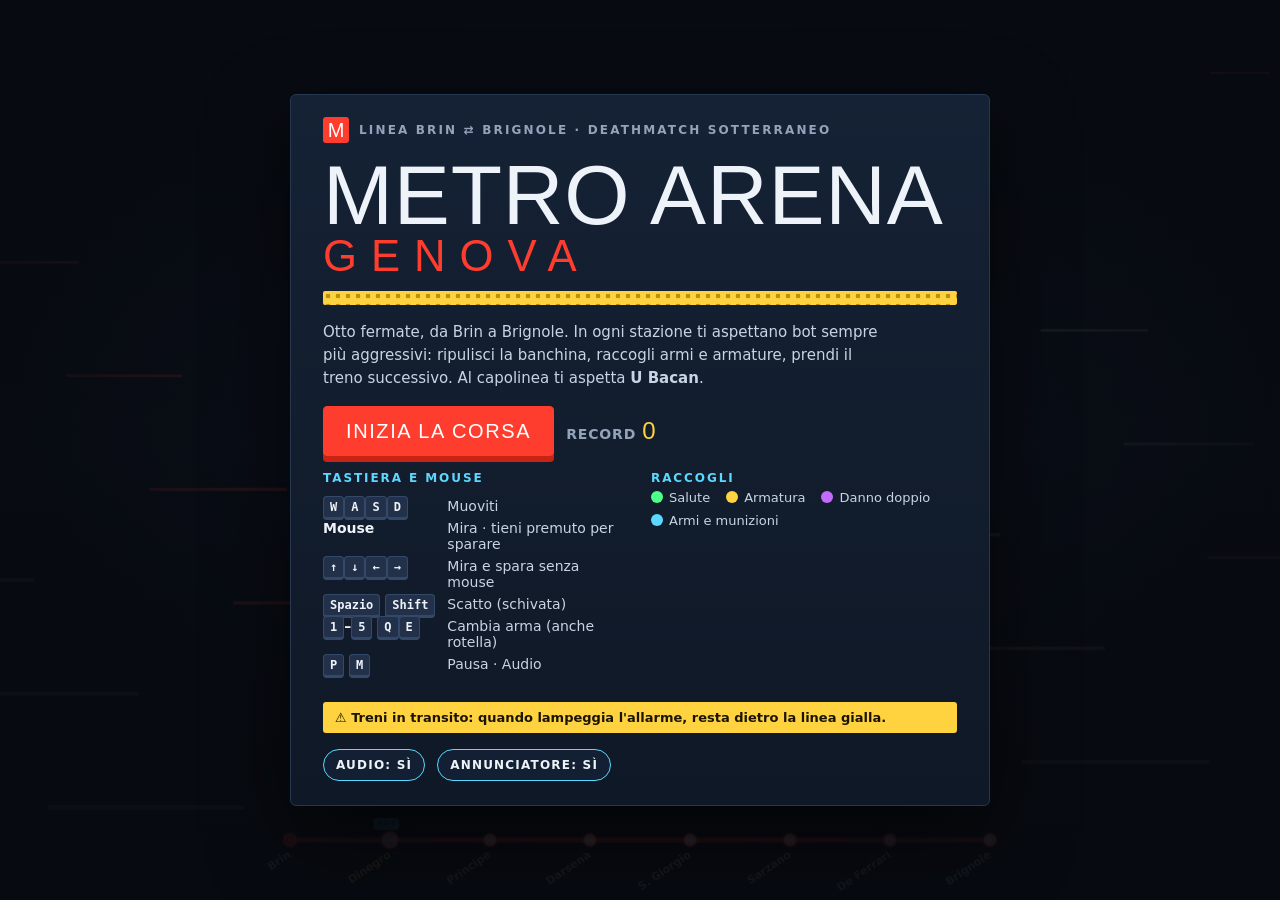
<file: giochi/metro-arena-genova.html>
<!DOCTYPE html>
<html lang="it">
<head>
<meta charset="utf-8">
<meta name="viewport" content="width=device-width, initial-scale=1, maximum-scale=1, user-scalable=no, viewport-fit=cover">
<title>Metro Arena Genova</title>
<style>
:root{
  --bg:#070a10; --plate:#0f1826; --plate2:#152235; --line:#26374f;
  --ink:#eef3fa; --dim:#93a3ba; --red:#ff3d2e; --red2:#c92316; --yellow:#ffd23f; --cyan:#5ad8ff; --violet:#bd7bff; --green:#4dff88;
  --display: Impact, Haettenschweiler, "Arial Narrow Bold", "Roboto Condensed", "sans-serif-condensed", "Arial Narrow", "Franklin Gothic Bold", sans-serif;
  --body: "Segoe UI", "Trebuchet MS", system-ui, -apple-system, Roboto, sans-serif;
  --mono: ui-monospace, "Cascadia Mono", Consolas, "Roboto Mono", monospace;
  color-scheme: dark;
}
*{box-sizing:border-box}
html,body{height:100%;margin:0;background:var(--bg);color:var(--ink);font-family:var(--body);overflow:hidden;overscroll-behavior:none;
  -webkit-user-select:none;user-select:none;-webkit-touch-callout:none;-webkit-tap-highlight-color:transparent}
[hidden]{display:none!important}
#game{position:fixed;inset:0;width:100%;height:100%;display:block;touch-action:none;cursor:crosshair;background:var(--bg)}
.screen{position:fixed;inset:0;display:flex;align-items:safe center;justify-content:center;overflow-y:auto;
  padding-block:max(16px,env(safe-area-inset-top,0px)) max(16px,env(safe-area-inset-bottom,0px));padding-inline:16px;
  background:radial-gradient(ellipse at 50% 30%,rgba(7,10,16,.35),rgba(7,10,16,.88) 70%)}
.plate{width:min(700px,100%);background:linear-gradient(180deg,var(--plate2),var(--plate));border:1px solid var(--line);
  border-radius:6px;box-shadow:0 30px 80px rgba(0,0,0,.6);padding:22px clamp(16px,4vw,32px) 24px;display:flex;flex-direction:column;gap:16px}
.plate.small{width:min(420px,100%);align-items:center;text-align:center}
.eyebrow{font:600 12px/1 var(--body);letter-spacing:.18em;text-transform:uppercase;color:var(--dim);display:flex;align-items:center;gap:10px;flex-wrap:wrap}
.mbadge{display:inline-grid;place-items:center;width:26px;height:26px;background:var(--red);color:#fff;font:400 20px/1 var(--display);border-radius:3px;letter-spacing:0}
h1.logo{margin:0;font:400 clamp(44px,11vw,84px)/.86 var(--display);letter-spacing:.01em;text-transform:uppercase;text-wrap:balance}
h1.logo span{display:block;color:var(--red);font-size:.52em;letter-spacing:.32em;margin-top:6px}
.tactile{height:14px;border-radius:2px;background:radial-gradient(circle at 50% 50%,#b8930f 2.2px,transparent 2.6px) 0 0/10px 10px,var(--yellow)}
.tag{margin:0;color:#c9d4e3;font-size:15px;line-height:1.55;max-width:60ch}
.row{display:flex;gap:12px;flex-wrap:wrap;align-items:center}
.btn{appearance:none;border:1px solid var(--line);background:#1b2a40;color:var(--ink);font:400 20px/1 var(--display);letter-spacing:.08em;
  padding:14px 22px;border-radius:4px;cursor:pointer;text-transform:uppercase;touch-action:manipulation}
.btn.primary{background:var(--red);border-color:var(--red);color:#fff;box-shadow:0 6px 0 var(--red2)}
.btn.primary:active{transform:translateY(3px);box-shadow:0 3px 0 var(--red2)}
.btn:focus-visible,.chip:focus-visible{outline:3px solid var(--yellow);outline-offset:2px}
.best{font:600 14px/1.2 var(--body);color:var(--dim);letter-spacing:.06em;text-transform:uppercase}
.best b{font:400 24px/1 var(--display);color:var(--yellow);letter-spacing:.04em;margin-left:6px;font-variant-numeric:tabular-nums}
.ctl{display:grid;grid-template-columns:repeat(auto-fit,minmax(250px,1fr));gap:10px 22px}
.ctl h3,.plate h3{margin:0 0 6px;font:600 12px/1 var(--body);letter-spacing:.16em;text-transform:uppercase;color:var(--cyan)}
.kv{display:grid;grid-template-columns:auto 1fr;gap:6px 12px;font-size:14px;color:#c9d4e3;align-items:baseline}
.kv dt{color:var(--ink);font-weight:600;white-space:nowrap}
.kv dd{margin:0}
kbd{font:600 12px/1 var(--mono);background:#223149;border:1px solid #33496a;border-bottom-width:3px;border-radius:4px;padding:3px 6px;color:var(--ink)}
.legend{display:flex;flex-wrap:wrap;gap:8px 16px;font-size:13px;color:#c9d4e3}
.legend i{display:inline-block;width:12px;height:12px;border-radius:50%;margin-right:6px;vertical-align:-1px}
.warn{font-size:13px;color:#1a1400;background:var(--yellow);padding:8px 12px;border-radius:3px;font-weight:600}
.chip{appearance:none;border:1px solid var(--line);background:#132033;color:var(--dim);font:600 12px/1 var(--body);letter-spacing:.1em;
  text-transform:uppercase;padding:9px 12px;border-radius:999px;cursor:pointer}
.chip[aria-pressed="true"]{color:var(--ink);border-color:var(--cyan)}
@media (pointer:coarse){.ctl-kb{display:none}}
@media (pointer:fine){.ctl-touch{display:none}}
h2.big{margin:0;font:400 clamp(48px,13vw,88px)/.9 var(--display);letter-spacing:.02em;color:var(--red);text-transform:uppercase}
h2.mid{margin:0;font:400 48px/1 var(--display);letter-spacing:.06em}
.final{display:flex;align-items:baseline;gap:14px;flex-wrap:wrap}
.final span{font:600 13px/1 var(--body);letter-spacing:.16em;text-transform:uppercase;color:var(--dim)}
.final b{font:400 clamp(44px,10vw,64px)/1 var(--display);color:var(--yellow);font-variant-numeric:tabular-nums;letter-spacing:.03em}
.record{align-self:flex-start;background:var(--yellow);color:#1a1400;font:400 20px/1 var(--display);letter-spacing:.1em;padding:8px 12px;border-radius:3px;animation:pulse .8s ease-in-out infinite alternate}
@keyframes pulse{from{transform:scale(1)}to{transform:scale(1.06)}}
@media (prefers-reduced-motion:reduce){.record{animation:none}}
.stats{display:grid;grid-template-columns:repeat(auto-fit,minmax(130px,1fr));gap:10px}
.stat{background:#0c1420;border:1px solid var(--line);border-radius:4px;padding:10px 12px}
.stat span{display:block;font:600 11px/1 var(--body);letter-spacing:.14em;text-transform:uppercase;color:var(--dim);margin-bottom:6px}
.stat b{font:400 22px/1.1 var(--display);letter-spacing:.03em;font-variant-numeric:tabular-nums;overflow-wrap:break-word}
ol.top{margin:0;padding:0;list-style:none;display:grid;gap:4px;counter-reset:t}
ol.top li{display:grid;grid-template-columns:28px 1fr auto;gap:10px;align-items:baseline;padding:7px 10px;border-radius:3px;background:#0c1420;font-size:13px;color:#c9d4e3;counter-increment:t}
ol.top li::before{content:counter(t);font:400 18px/1 var(--display);color:var(--dim)}
ol.top li b{font:400 20px/1 var(--display);color:var(--ink);letter-spacing:.04em;font-variant-numeric:tabular-nums}
ol.top li.me{outline:2px solid var(--yellow)}
ol.top li.me::before{color:var(--yellow)}
.hint{margin:0;font-size:13px;color:var(--dim)}
</style>
</head>
<body>
<canvas id="game" aria-label="Area di gioco Metro Arena Genova"></canvas>

<div id="scrStart" class="screen">
  <div class="plate">
    <div class="eyebrow"><span class="mbadge">M</span> Linea Brin ⇄ Brignole · Deathmatch sotterraneo</div>
    <h1 class="logo">Metro Arena<span>Genova</span></h1>
    <div class="tactile" aria-hidden="true"></div>
    <p class="tag">Otto fermate, da Brin a Brignole. In ogni stazione ti aspettano bot sempre più aggressivi: ripulisci la banchina, raccogli armi e armature, prendi il treno successivo. Al capolinea ti aspetta <b>U Bacan</b>.</p>
    <div class="row">
      <button id="btnStart" class="btn primary" type="button">Inizia la corsa</button>
      <div class="best">Record<b id="bestStart">0</b></div>
    </div>
    <div class="ctl">
      <div class="ctl-kb">
        <h3>Tastiera e mouse</h3>
        <dl class="kv">
          <dt><kbd>W</kbd><kbd>A</kbd><kbd>S</kbd><kbd>D</kbd></dt><dd>Muoviti</dd>
          <dt>Mouse</dt><dd>Mira · tieni premuto per sparare</dd>
          <dt><kbd>↑</kbd><kbd>↓</kbd><kbd>←</kbd><kbd>→</kbd></dt><dd>Mira e spara senza mouse</dd>
          <dt><kbd>Spazio</kbd> <kbd>Shift</kbd></dt><dd>Scatto (schivata)</dd>
          <dt><kbd>1</kbd>–<kbd>5</kbd> <kbd>Q</kbd><kbd>E</kbd></dt><dd>Cambia arma (anche rotella)</dd>
          <dt><kbd>P</kbd> <kbd>M</kbd></dt><dd>Pausa · Audio</dd>
        </dl>
      </div>
      <div class="ctl-touch">
        <h3>Touch</h3>
        <dl class="kv">
          <dt>Pollice sinistro</dt><dd>Stick di movimento</dd>
          <dt>Pollice destro</dt><dd>Mira e spara (mira assistita)</dd>
          <dt>SCATTO · ARMA</dt><dd>Pulsanti a destra</dd>
          <dt>Icone armi</dt><dd>Tocca per selezionare</dd>
        </dl>
      </div>
      <div>
        <h3>Raccogli</h3>
        <div class="legend">
          <span><i style="background:#4dff88"></i>Salute</span>
          <span><i style="background:#ffd23f"></i>Armatura</span>
          <span><i style="background:#c46bff"></i>Danno doppio</span>
          <span><i style="background:#5ad8ff"></i>Armi e munizioni</span>
        </div>
      </div>
    </div>
    <div class="warn">⚠ Treni in transito: quando lampeggia l'allarme, resta dietro la linea gialla.</div>
    <div class="row">
      <button id="tgAudio" class="chip" type="button" aria-pressed="true">Audio</button>
      <button id="tgVoice" class="chip" type="button" aria-pressed="true">Annunciatore</button>
    </div>
  </div>
</div>

<div id="scrPause" class="screen" hidden>
  <div class="plate small">
    <h2 class="mid">Pausa</h2>
    <div class="row">
      <button id="btnResume" class="btn primary" type="button">Riprendi</button>
      <button id="btnQuit" class="btn" type="button">Esci</button>
    </div>
    <p class="hint">Premi P o Esc per riprendere</p>
  </div>
</div>

<div id="scrOver" class="screen" hidden>
  <div class="plate">
    <div class="eyebrow"><span class="mbadge">M</span> <span id="goReason">Fine corsa</span></div>
    <h2 class="big">Game Over</h2>
    <div class="final"><span>Punteggio</span><b id="goScore">0</b></div>
    <div id="goRecord" class="record" hidden>Nuovo record!</div>
    <div id="goStats" class="stats"></div>
    <div>
      <h3>Migliori corse su questo dispositivo</h3>
      <ol id="goTop" class="top"></ol>
    </div>
    <div class="row">
      <button id="btnRetry" class="btn primary" type="button">Rigioca</button>
      <button id="btnMenu" class="btn" type="button">Menu</button>
    </div>
  </div>
</div>

<script>
'use strict';
(() => {
/* =========================================================
   COSTANTI, DATI DI GIOCO
   ========================================================= */
const TILE = 32, MW = 56, MH = 38, WW = MW * TILE, WH = MH * TILE;
const T = { FLOOR:0, WALL:1, PLAT:2, TRACK:3, PILLAR:4, BENCH:5, MACHINE:6, CRATE:7, EDGE:8, STAIRS:9, MID:10, GATE:11, SERV:12 };
const SOLID = new Uint8Array(16); [T.WALL, T.PILLAR, T.BENCH, T.MACHINE, T.CRATE, T.GATE].forEach(v => SOLID[v] = 1);
const BLOCKSHOT = new Uint8Array(16); [T.WALL, T.PILLAR, T.MACHINE, T.CRATE].forEach(v => BLOCKSHOT[v] = 1);
const TRACKS = { 1:{ r0:14, r1:16 }, 2:{ r0:18, r1:20 } };

const STATIONS = [
  { name:'BRIN',                  color:'#ff5a3c' },
  { name:'DINEGRO',               color:'#ffa726' },
  { name:'PRINCIPE',              color:'#4fa8ff' },
  { name:'DARSENA',               color:'#2fd1a8' },
  { name:'SAN GIORGIO',           color:'#a57cff' },
  { name:'SARZANO / S. AGOSTINO', color:'#ff5fa2' },
  { name:'DE FERRARI',            color:'#ffd23f' },
  { name:'BRIGNOLE',              color:'#ff3d2e' }
];
const BOT_NAMES = ['Baciccia','Mugugno','Pesto','Focaccia','Farinata','Grifone','Carruggio','Creuza','Maniman','Gianchetto',
  'Sciamadda','Pansoti','Trenette','Camallo','Lanternin','Stoccafisso','Cima','Castagnaccio','Scagnozzo','Belinetto'];

const WEAPONS = [
  { name:'Impulsore',   short:'IMP', type:'bolt',   rate:0.26, dmg:17, speed:950,  spread:0.035, pellets:1, color:'#7fe3ff', max:Infinity, give:0,  range:950 },
  { name:'Fulmine',     short:'FUL', type:'beam',   rate:0.72, dmg:58, speed:0,    spread:0,     pellets:1, color:'#c08bff', max:40,  give:12, range:1150 },
  { name:'Schegge',     short:'SCH', type:'shard',  rate:0.82, dmg:11, speed:780,  spread:0.30,  pellets:8, color:'#ffb347', max:40,  give:12, range:520 },
  { name:'Lanciarazzi', short:'RAZ', type:'rocket', rate:0.90, dmg:80, speed:540,  spread:0.02,  pellets:1, color:'#ff6a3d', max:30,  give:8,  range:1200, splash:95 },
  { name:'Minigun',     short:'MIN', type:'bolt',   rate:0.075,dmg:9,  speed:1050, spread:0.09,  pellets:1, color:'#fff27a', max:250, give:70, range:900 }
];

const BOT_TYPES = {
  grunt:  { label:'Recluta',  r:12, hp:60,   speed:140, color:'#ff4d4d', rate:1.05, dmg:8,  pref:260, score:100 },
  rusher: { label:'Scheggia', r:11, hp:42,   speed:235, color:'#ffcf3a', rate:0.55, dmg:13, pref:0,   score:150, melee:true },
  sniper: { label:'Lanterna', r:12, hp:55,   speed:118, color:'#5ad8ff', rate:2.6,  dmg:26, pref:470, score:200 },
  heavy:  { label:'Camallo',  r:15, hp:175,  speed:92,  color:'#bd7bff', rate:1.55, dmg:22, pref:300, score:300 },
  boss:   { label:'U Bacan',  r:26, hp:1600, speed:78,  color:'#ff3d2e', rate:1.5,  dmg:9,  pref:330, score:5000 }
};

const PICKUPS = {
  hp:    { color:'#4dff88', respawn:22 },
  vial:  { color:'#8dffc0', respawn:14 },
  armor: { color:'#ffd23f', respawn:35 },
  udmg:  { color:'#c46bff', respawn:60 },
  w1:    { color:WEAPONS[1].color, respawn:18, w:1 },
  w2:    { color:WEAPONS[2].color, respawn:18, w:2 },
  w3:    { color:WEAPONS[3].color, respawn:20, w:3 },
  w4:    { color:WEAPONS[4].color, respawn:18, w:4 },
  ammo:  { color:'#5ad8ff', respawn:0 }
};

const MULTI = ['', '', 'DOUBLE KILL', 'MULTI KILL', 'MEGA KILL', 'ULTRA KILL', 'MONSTER KILL'];
const SPREE = { 5:['KILLING SPREE','5 eliminazioni senza perdere salute'], 10:['RAMPAGE','10 senza perdere salute'],
  15:['DOMINATING','15 senza perdere salute'], 20:['UNSTOPPABLE','20 senza perdere salute'], 25:['GODLIKE','25! Leggenda della Linea M'] };

/* =========================================================
   UTILITÀ
   ========================================================= */
const rand = (a = 1, b) => b === undefined ? Math.random() * a : a + Math.random() * (b - a);
const randi = (a, b) => Math.floor(rand(a, b + 1));
const pick = arr => arr[Math.floor(Math.random() * arr.length)];
const clamp = (v, a, b) => v < a ? a : v > b ? b : v;
const lerp = (a, b, t) => a + (b - a) * t;
const d2 = (ax, ay, bx, by) => { const dx = ax - bx, dy = ay - by; return dx * dx + dy * dy; };
const angDiff = (a, b) => { let d = b - a; while (d > Math.PI) d -= Math.PI * 2; while (d < -Math.PI) d += Math.PI * 2; return d; };
const fmt = n => Math.round(n).toString().replace(/\B(?=(\d{3})+(?!\d))/g, '.');
function mulberry32(s) { return function () { s |= 0; s = s + 0x6D2B79F5 | 0; let t = Math.imul(s ^ s >>> 15, 1 | s); t = t + Math.imul(t ^ t >>> 7, 61 | t) ^ t; return ((t ^ t >>> 14) >>> 0) / 4294967296; }; }

/* =========================================================
   SALVATAGGIO LOCALE (record e classifica)
   ========================================================= */
const STORE_KEY = 'metroArenaGenova.v1';
function loadStore() {
  try {
    const s = JSON.parse(localStorage.getItem(STORE_KEY) || 'null');
    if (s && typeof s.best === 'number') return { best:s.best, top:Array.isArray(s.top) ? s.top.slice(0, 5) : [], audio:s.audio !== false, voice:s.voice !== false };
  } catch (e) { /* storage non disponibile */ }
  return { best:0, top:[], audio:true, voice:true };
}
const store = loadStore();
function saveStore() { try { localStorage.setItem(STORE_KEY, JSON.stringify(store)); } catch (e) { /* ignora */ } }

/* =========================================================
   AUDIO SINTETIZZATO (Web Audio, nessun file esterno)
   ========================================================= */
const Sfx = {
  ctx:null, master:null, on:store.audio, noiseBuf:null, last:{},
  init() {
    if (this.ctx) { if (this.ctx.state === 'suspended') this.ctx.resume(); return; }
    const AC = window.AudioContext || window.webkitAudioContext; if (!AC) return;
    try {
      this.ctx = new AC();
      this.master = this.ctx.createGain(); this.master.gain.value = this.on ? 0.5 : 0; this.master.connect(this.ctx.destination);
      const len = this.ctx.sampleRate; const b = this.ctx.createBuffer(1, len, this.ctx.sampleRate); const d = b.getChannelData(0);
      for (let i = 0; i < len; i++) d[i] = Math.random() * 2 - 1;
      this.noiseBuf = b;
    } catch (e) { this.ctx = null; }
  },
  setOn(v) { this.on = v; if (this.master) this.master.gain.value = v ? 0.5 : 0; },
  gate(k, ms) { const n = performance.now(); if (this.last[k] && n - this.last[k] < ms) return false; this.last[k] = n; return true; },
  tone(f, dur, type = 'square', vol = 0.2, f2 = null, delay = 0) {
    if (!this.ctx || !this.on) return;
    const t = this.ctx.currentTime + delay, o = this.ctx.createOscillator(), g = this.ctx.createGain();
    o.type = type; o.frequency.setValueAtTime(f, t); if (f2) o.frequency.exponentialRampToValueAtTime(Math.max(20, f2), t + dur);
    g.gain.setValueAtTime(vol, t); g.gain.exponentialRampToValueAtTime(0.001, t + dur);
    o.connect(g); g.connect(this.master); o.start(t); o.stop(t + dur + 0.02);
  },
  noise(dur, vol = 0.3, freq = 1200, type = 'lowpass', delay = 0, f2 = null) {
    if (!this.ctx || !this.on || !this.noiseBuf) return;
    const t = this.ctx.currentTime + delay, s = this.ctx.createBufferSource(), fl = this.ctx.createBiquadFilter(), g = this.ctx.createGain();
    s.buffer = this.noiseBuf; fl.type = type; fl.frequency.setValueAtTime(freq, t); if (f2) fl.frequency.exponentialRampToValueAtTime(f2, t + dur);
    g.gain.setValueAtTime(vol, t); g.gain.exponentialRampToValueAtTime(0.001, t + dur);
    s.connect(fl); fl.connect(g); g.connect(this.master); s.start(t, Math.random() * 0.4); s.stop(t + dur + 0.02);
  },
  play(n) {
    switch (n) {
      case 'pistol': this.tone(900, 0.08, 'square', 0.07, 280); break;
      case 'minigun': if (this.gate(n, 45)) { this.noise(0.05, 0.12, 3200, 'bandpass'); this.tone(620, 0.04, 'square', 0.035, 200); } break;
      case 'shock': this.tone(1500, 0.25, 'sawtooth', 0.09, 180); this.tone(320, 0.3, 'sine', 0.12, 80); break;
      case 'flak': this.noise(0.2, 0.28, 2600, 'lowpass', 0, 400); this.tone(160, 0.12, 'square', 0.09, 60); break;
      case 'rocket': this.noise(0.35, 0.16, 800, 'bandpass', 0, 200); this.tone(230, 0.3, 'sawtooth', 0.05, 90); break;
      case 'boom': if (this.gate(n, 60)) { this.noise(0.6, 0.45, 1400, 'lowpass', 0, 70); this.tone(90, 0.5, 'sine', 0.32, 30); } break;
      case 'ebolt': if (this.gate(n, 50)) this.tone(430, 0.09, 'square', 0.045, 170); break;
      case 'ebeam': this.tone(950, 0.3, 'sawtooth', 0.08, 90); break;
      case 'charge': this.tone(260, 0.8, 'sine', 0.05, 1300); break;
      case 'hit': if (this.gate(n, 35)) this.tone(1900, 0.03, 'square', 0.035); break;
      case 'hurt': if (this.gate(n, 90)) { this.tone(170, 0.18, 'sawtooth', 0.16, 70); this.noise(0.1, 0.14, 900); } break;
      case 'kill': this.tone(520, 0.07, 'square', 0.09); this.tone(780, 0.1, 'square', 0.09, null, 0.06); break;
      case 'pickup': this.tone(660, 0.07, 'triangle', 0.15); this.tone(990, 0.1, 'triangle', 0.15, null, 0.07); break;
      case 'power': [523, 659, 784, 1046].forEach((f, i) => this.tone(f, 0.12, 'triangle', 0.14, null, i * 0.07)); break;
      case 'weapon': this.tone(330, 0.06, 'square', 0.08); this.tone(495, 0.12, 'square', 0.08, null, 0.05); break;
      case 'spawn': if (this.gate(n, 120)) this.tone(200, 0.5, 'sine', 0.06, 900); break;
      case 'dodge': this.noise(0.15, 0.12, 3000, 'highpass'); break;
      case 'alarm': this.tone(988, 0.16, 'square', 0.06); this.tone(784, 0.16, 'square', 0.06, null, 0.2); break;
      case 'horn': this.tone(311, 1.0, 'sawtooth', 0.07); this.tone(370, 1.0, 'sawtooth', 0.06); break;
      case 'train': this.noise(2.6, 0.35, 520, 'lowpass', 0, 110); this.tone(55, 2.4, 'sawtooth', 0.08, 40); break;
      case 'melee': if (this.gate(n, 60)) this.noise(0.08, 0.2, 2000, 'bandpass'); break;
      case 'die': this.tone(400, 0.9, 'sawtooth', 0.2, 40); this.noise(0.9, 0.4, 900, 'lowpass', 0, 60); break;
      case 'ui': this.tone(700, 0.05, 'square', 0.06); break;
      case 'empty': if (this.gate(n, 200)) this.tone(200, 0.05, 'square', 0.06); break;
      case 'clear': [523, 659, 784, 1046, 1318].forEach((f, i) => this.tone(f, 0.18, 'square', 0.08, null, i * 0.1)); break;
    }
  }
};

/* Annunciatore vocale (se il browser lo supporta) */
const Voice = {
  on:store.voice,
  say(txt) {
    if (!this.on || !Sfx.on || !('speechSynthesis' in window)) return;
    try {
      speechSynthesis.cancel();
      const u = new SpeechSynthesisUtterance(txt); u.lang = 'en-US'; u.pitch = 0.5; u.rate = 0.9; u.volume = 0.9;
      speechSynthesis.speak(u);
    } catch (e) { /* ignora */ }
  }
};

/* =========================================================
   GENERAZIONE DELLA STAZIONE (mappa a tile)
   Righe: 0 muro | 1-7 atrio | 8 muro+scale | 9-13 banchina nord | 14-16 binario 1
          17 interbinario | 18-20 binario 2 | 21-25 banchina sud | 26 muro+scale | 27-36 area tecnica | 37 muro
   ========================================================= */
function baseFloor(r) {
  if (r <= 7) return T.FLOOR; if (r <= 12) return T.PLAT; if (r === 13) return T.EDGE; if (r <= 16) return T.TRACK;
  if (r === 17) return T.MID; if (r <= 20) return T.TRACK; if (r === 21) return T.EDGE; if (r <= 25) return T.PLAT; return T.SERV;
}
function isConnected(g) {
  let start = -1, total = 0;
  for (let i = 0; i < g.length; i++) if (!SOLID[g[i]]) { total++; if (start < 0) start = i; }
  if (start < 0) return false;
  const seen = new Uint8Array(g.length), q = new Int32Array(g.length); let h = 0, t = 0;
  q[t++] = start; seen[start] = 1; let cnt = 1;
  while (h < t) {
    const i = q[h++], c = i % MW, r = (i / MW) | 0;
    const nb = [c > 0 ? i - 1 : -1, c < MW - 1 ? i + 1 : -1, r > 0 ? i - MW : -1, r < MH - 1 ? i + MW : -1];
    for (const j of nb) if (j >= 0 && !seen[j] && !SOLID[g[j]]) { seen[j] = 1; q[t++] = j; cnt++; }
  }
  return cnt === total;
}

function buildMap(sIdx, loop) {
  const seed = 1337 + sIdx * 7919 + loop * 104729;
  const rng = mulberry32(seed);
  const ri = (a, b) => a + Math.floor(rng() * (b - a + 1));
  const g = new Uint8Array(MW * MH);
  const reserved = new Uint8Array(MW * MH);
  for (let r = 0; r < MH; r++) for (let c = 0; c < MW; c++) {
    let v = r === 8 || r === 26 ? T.WALL : baseFloor(r);
    if (r === 0 || r === MH - 1 || c === 0 || c === MW - 1) v = T.WALL;
    g[r * MW + c] = v;
  }
  const at = (c, r) => g[r * MW + c];
  const set = (c, r, v) => { if (c > 0 && c < MW - 1 && r > 0 && r < MH - 1) g[r * MW + c] = v; };
  const reserve = (c0, r0, c1, r1) => { for (let r = r0; r <= r1; r++) for (let c = c0; c <= c1; c++) if (c >= 0 && c < MW && r >= 0 && r < MH) reserved[r * MW + c] = 1; };

  // Scale tra atrio/banchine e tra banchine/area tecnica
  const stairsN = [ri(5, 9), ri(25, 29), ri(45, 49)];
  const stairsS = [ri(7, 11), ri(25, 29), ri(43, 47)];
  for (const c0 of stairsN) { for (let c = c0; c < c0 + 3; c++) { set(c, 7, T.STAIRS); set(c, 8, T.STAIRS); } reserve(c0 - 1, 5, c0 + 3, 10); }
  for (const c0 of stairsS) { for (let c = c0; c < c0 + 3; c++) { set(c, 26, T.STAIRS); set(c, 27, T.STAIRS); } reserve(c0 - 1, 24, c0 + 3, 29); }

  // Tentativo di piazzare un ostacolo senza spezzare la connettività
  const tryPlace = (cells, v) => {
    for (const [c, r] of cells) {
      if (c <= 0 || c >= MW - 1 || r <= 0 || r >= MH - 1) return false;
      const i = r * MW + c; if (reserved[i] || SOLID[g[i]] || g[i] === T.STAIRS || g[i] === T.EDGE || g[i] === T.TRACK) return false;
    }
    const old = cells.map(([c, r]) => g[r * MW + c]);
    cells.forEach(([c, r]) => g[r * MW + c] = v);
    if (!isConnected(g)) { cells.forEach(([c, r], k) => g[r * MW + c] = old[k]); return false; }
    return true;
  };

  // Atrio: biglietterie lungo il muro nord e linea tornelli
  for (let k = 0; k < 4; k++) { const c = 4 + k * 14 + ri(0, 4); tryPlace([[c, 1], [c + 1, 1]], T.MACHINE); }
  const gateRow = ri(3, 4), g0 = ri(14, 18), g1 = g0 + ri(18, 22);
  for (let c = g0; c <= g1; c++) if ((c - g0) % 3 !== 2) tryPlace([[c, gateRow]], T.GATE);
  for (let k = 0; k < 3; k++) { const c = ri(3, 50), r = ri(5, 6); tryPlace([[c, r], [c + 1, r]], T.BENCH); }

  // Banchine: pilastri e panchine
  for (const row of [11, 23]) {
    const off = ri(3, 6), step = ri(6, 8);
    for (let c = off; c < MW - 2; c += step) {
      tryPlace([[c, row]], T.PILLAR);
      if (rng() < 0.55) { const br = row + (rng() < 0.5 ? -1 : 1), bc = c + ri(2, 3); tryPlace([[bc, br], [bc + 1, br]], T.BENCH); }
    }
  }
  // Interbinario: pilastri di sostegno
  { const off = ri(4, 7); for (let c = off; c < MW - 2; c += 7) tryPlace([[c, 17]], T.PILLAR); }

  // Area tecnica: tramezzi e casse
  for (let k = 0; k < 2; k++) {
    const c = 16 + k * 20 + ri(-3, 3), r0 = 28, len = ri(4, 6);
    for (let r = r0; r < r0 + len; r++) tryPlace([[c, r]], T.WALL);
  }
  { const r = ri(31, 33), c0 = ri(3, 8); for (let c = c0; c < c0 + ri(5, 8); c++) tryPlace([[c, r]], T.WALL); }
  for (let k = 0; k < 14; k++) {
    const c = ri(2, 52), r = ri(28, 35);
    if (rng() < 0.45) tryPlace([[c, r], [c + 1, r], [c, r + 1], [c + 1, r + 1]], T.CRATE); else tryPlace([[c, r]], T.CRATE);
  }

  // Punti di raccolta
  const walkable = (c, r) => c > 0 && r > 0 && c < MW - 1 && r < MH - 1 && !SOLID[at(c, r)] && at(c, r) !== T.STAIRS;
  const findFree = (c0, c1, r0, r1) => {
    for (let k = 0; k < 200; k++) { const c = ri(c0, c1), r = ri(r0, r1); if (walkable(c, r)) return [c, r]; }
    for (let r = r0; r <= r1; r++) for (let c = c0; c <= c1; c++) if (walkable(c, r)) return [c, r];
    return [28, 10];
  };
  const used = new Set();
  const spot = (kind, c0, c1, r0, r1) => {
    let cr; for (let k = 0; k < 20; k++) { cr = findFree(c0, c1, r0, r1); if (!used.has(cr + '')) break; }
    used.add(cr + '');
    return { kind, x:(cr[0] + 0.5) * TILE, y:(cr[1] + 0.5) * TILE };
  };
  const side = rng() < 0.5;
  const pickups = [
    spot('w1', side ? 3 : 30, side ? 25 : 52, 2, 6),
    spot('w2', side ? 30 : 3, side ? 52 : 25, 9, 12),
    spot('w3', 20, 36, 29, 35),
    spot('w4', side ? 3 : 30, side ? 25 : 52, 22, 25),
    spot('armor', side ? 38 : 4, side ? 52 : 18, 29, 35),
    spot('hp', 3, 52, 2, 6), spot('hp', 3, 52, 28, 35),
    spot('vial', 6, 16, 17, 17), spot('vial', 20, 26, 17, 17), spot('vial', 30, 36, 17, 17), spot('vial', 40, 50, 17, 17),
    spot('udmg', 26, 30, 17, 17)
  ];

  // Punti di comparsa dei bot
  const spawns = [[2, 2], [53, 2], [28, 2], [2, 35], [53, 35], [28, 35], [2, 10], [53, 10], [2, 24], [53, 24], [14, 30], [42, 30]]
    .map(([c, r]) => { let cr = [c, r]; if (!walkable(c, r)) cr = findFree(Math.max(1, c - 3), Math.min(MW - 2, c + 3), Math.max(1, r - 2), Math.min(MH - 2, r + 2)); return { x:(cr[0] + 0.5) * TILE, y:(cr[1] + 0.5) * TILE }; });
  const ps = findFree(24, 31, 9, 11);
  return { g, seed, pickups, spawns, stairsN, stairsS, player:{ x:(ps[0] + 0.5) * TILE, y:(ps[1] + 0.5) * TILE } };
}

/* =========================================================
   DISEGNO STATICO DELLA STAZIONE (pre-render su canvas)
   ========================================================= */
function roundRect(c, x, y, w, h, r) {
  c.beginPath(); c.moveTo(x + r, y); c.arcTo(x + w, y, x + w, y + h, r); c.arcTo(x + w, y + h, x, y + h, r);
  c.arcTo(x, y + h, x, y, r); c.arcTo(x, y, x + w, y, r); c.closePath();
}
function drawSign(c, x, y, name, accent) {
  c.font = '700 15px "Segoe UI", Arial, sans-serif';
  const tw = c.measureText(name).width, w = Math.max(150, tw + 56), h = 24;
  c.fillStyle = 'rgba(0,0,0,.45)'; c.fillRect(x - w / 2 + 3, y - h / 2 + 3, w, h);
  c.fillStyle = '#10305f'; c.fillRect(x - w / 2, y - h / 2, w, h);
  c.fillStyle = accent; c.fillRect(x - w / 2, y + h / 2 - 3, w, 3);
  c.fillStyle = '#ff3d2e'; c.fillRect(x - w / 2 + 5, y - 8, 16, 16);
  c.fillStyle = '#fff'; c.font = '400 14px Impact, "Arial Black", sans-serif'; c.textAlign = 'center'; c.textBaseline = 'middle';
  c.fillText('M', x - w / 2 + 13, y + 1);
  c.font = '700 15px "Segoe UI", Arial, sans-serif'; c.fillText(name, x + 10, y + 1);
}

function renderMap(M, st) {
  const cv = document.createElement('canvas'); cv.width = WW; cv.height = WH;
  const c = cv.getContext('2d'); const g = M.g; const rng = mulberry32(M.seed + 99);
  const at = (cc, r) => (cc < 0 || r < 0 || cc >= MW || r >= MH) ? T.WALL : g[r * MW + cc];

  // 1) pavimenti
  for (let r = 0; r < MH; r++) for (let cc = 0; cc < MW; cc++) {
    const x = cc * TILE, y = r * TILE; let v = at(cc, r);
    const under = SOLID[v] && v !== T.WALL ? baseFloor(r) : v;
    switch (under) {
      case T.FLOOR:
        c.fillStyle = (cc + r) % 2 ? '#1c2533' : '#19212e'; c.fillRect(x, y, TILE, TILE);
        c.strokeStyle = '#131a24'; c.lineWidth = 1; c.strokeRect(x + 0.5, y + 0.5, TILE - 1, TILE - 1); break;
      case T.PLAT: case T.EDGE:
        c.fillStyle = '#2b3342'; c.fillRect(x, y, TILE, TILE);
        for (let k = 0; k < 6; k++) { c.fillStyle = rng() < 0.5 ? 'rgba(255,255,255,.05)' : 'rgba(0,0,0,.12)'; c.fillRect(x + rng() * 30, y + rng() * 30, 2, 2); }
        c.strokeStyle = 'rgba(0,0,0,.25)'; c.strokeRect(x + 0.5, y + 0.5, TILE - 1, TILE - 1);
        if (under === T.EDGE) {
          const north = r === 13;
          c.fillStyle = '#e7bf1c'; c.fillRect(x, north ? y + 6 : y + 14, TILE, 10);
          c.fillStyle = '#9d7f06';
          for (let k = 0; k < 4; k++) for (let j = 0; j < 2; j++) { c.beginPath(); c.arc(x + 4 + k * 8, (north ? y + 8.5 : y + 16.5) + j * 5, 1.4, 0, 7); c.fill(); }
          c.fillStyle = '#aab3bf'; c.fillRect(x, north ? y + 26 : y, TILE, 6);
        }
        break;
      case T.SERV:
        c.fillStyle = '#161b23'; c.fillRect(x, y, TILE, TILE);
        c.strokeStyle = 'rgba(255,255,255,.035)'; c.beginPath(); c.moveTo(x, y + TILE); c.lineTo(x + TILE, y); c.stroke();
        c.strokeStyle = '#10141a'; c.strokeRect(x + 0.5, y + 0.5, TILE - 1, TILE - 1); break;
      case T.MID:
        c.fillStyle = '#232833'; c.fillRect(x, y, TILE, TILE);
        c.fillStyle = 'rgba(0,0,0,.25)'; c.fillRect(x, y, TILE, 3); c.fillRect(x, y + TILE - 3, TILE, 3); break;
      case T.TRACK:
        c.fillStyle = '#29241f'; c.fillRect(x, y, TILE, TILE);
        for (let k = 0; k < 10; k++) { c.fillStyle = rng() < 0.5 ? '#3a332c' : '#1d1915'; c.fillRect(x + rng() * 30, y + rng() * 30, 3, 3); }
        break;
      case T.STAIRS:
        c.fillStyle = '#394354'; c.fillRect(x, y, TILE, TILE);
        for (let k = 0; k < TILE; k += 8) { c.fillStyle = '#4a5568'; c.fillRect(x, y + k, TILE, 4); c.fillStyle = '#d9b31a'; c.fillRect(x, y + k, TILE, 1); }
        break;
      case T.WALL:
        c.fillStyle = '#0c1017'; c.fillRect(x, y, TILE, TILE); break;
    }
  }
  // 2) binari: traversine e rotaie
  for (const k of [1, 2]) {
    const y0 = TRACKS[k].r0 * TILE, y1 = (TRACKS[k].r1 + 1) * TILE, h = y1 - y0;
    for (let x = TILE; x < WW - TILE; x += 18) { c.fillStyle = '#4b4036'; c.fillRect(x, y0 + 14, 8, h - 28); c.fillStyle = 'rgba(0,0,0,.3)'; c.fillRect(x + 8, y0 + 14, 2, h - 28); }
    for (const ry of [y0 + 30, y0 + h - 34]) {
      c.fillStyle = '#15120f'; c.fillRect(TILE, ry + 3, WW - TILE * 2, 4);
      c.fillStyle = '#aeb7c2'; c.fillRect(TILE, ry, WW - TILE * 2, 4);
      c.fillStyle = '#e6ebf1'; c.fillRect(TILE, ry, WW - TILE * 2, 1);
    }
  }
  // 3) muri con bordo e cartelli
  for (let r = 0; r < MH; r++) for (let cc = 0; cc < MW; cc++) {
    if (at(cc, r) !== T.WALL) continue;
    const x = cc * TILE, y = r * TILE;
    const tun = (cc === 0 || cc === MW - 1) && r >= 14 && r <= 20;
    if (tun) { const gr = c.createLinearGradient(cc === 0 ? x + TILE : x, 0, cc === 0 ? x : x + TILE, 0); gr.addColorStop(0, '#15120f'); gr.addColorStop(1, '#000'); c.fillStyle = gr; c.fillRect(x, y, TILE, TILE); continue; }
    c.fillStyle = '#1a2230'; c.fillRect(x, y, TILE, TILE);
    c.fillStyle = '#232d3d'; c.fillRect(x + 2, y + 2, TILE - 4, TILE - 4);
    if (!SOLID[at(cc, r + 1)] && r + 1 < MH) { c.fillStyle = st.color; c.globalAlpha = 0.55; c.fillRect(x, y + TILE - 4, TILE, 4); c.globalAlpha = 1; }
    if (!SOLID[at(cc, r - 1)] && r > 0) { c.fillStyle = '#3a4659'; c.fillRect(x, y, TILE, 3); }
    if (!SOLID[at(cc - 1, r)] && cc > 0) { c.fillStyle = '#2f394a'; c.fillRect(x, y, 3, TILE); }
    if (!SOLID[at(cc + 1, r)] && cc < MW - 1) { c.fillStyle = '#2f394a'; c.fillRect(x + TILE - 3, y, 3, TILE); }
  }
  for (const [row, stairs] of [[8, M.stairsN], [26, M.stairsS]]) {
    const gaps = stairs.map(s => (s + 1.5) * TILE);
    const edges = [TILE, ...gaps, WW - TILE];
    for (let k = 0; k < edges.length - 1; k++) {
      const mid = (edges[k] + edges[k + 1]) / 2;
      if (edges[k + 1] - edges[k] > 260) drawSign(c, mid, row * TILE + TILE / 2, st.name, st.color);
    }
  }
  // 4) scritte a pavimento
  c.save(); c.globalAlpha = 0.16; c.fillStyle = '#fff'; c.textAlign = 'center'; c.textBaseline = 'middle';
  c.font = '400 30px Impact, "Arial Black", sans-serif';
  c.fillText('BINARIO 1  ·  DIREZIONE BRIGNOLE  →', WW / 2, 12.3 * TILE);
  c.fillText('←  BINARIO 2  ·  DIREZIONE BRIN', WW / 2, 22.7 * TILE);
  c.font = '400 26px Impact, "Arial Black", sans-serif';
  c.fillText('AREA TECNICA · SOLO PERSONALE AUTORIZZATO', WW / 2, 36.4 * TILE);
  c.globalAlpha = 0.1; c.font = '400 170px Impact, "Arial Black", sans-serif'; c.fillStyle = st.color; c.fillText('M', 12 * TILE, 4.3 * TILE); c.fillText('M', 44 * TILE, 4.3 * TILE);
  c.restore();
  // strisce di pericolo presso le scale dell'area tecnica
  for (const s of M.stairsS) { for (let k = 0; k < 6; k++) { c.fillStyle = k % 2 ? '#1a1a1a' : '#caa215'; c.fillRect(s * TILE + k * 16, 28 * TILE, 16, 6); } }

  // 5) oggetti solidi
  for (let r = 0; r < MH; r++) for (let cc = 0; cc < MW; cc++) {
    const v = at(cc, r), x = cc * TILE, y = r * TILE;
    if (v === T.PILLAR) {
      c.fillStyle = 'rgba(0,0,0,.4)'; c.fillRect(x + 6, y + 6, TILE, TILE);
      c.fillStyle = '#465267'; c.fillRect(x + 1, y + 1, TILE - 2, TILE - 2);
      c.fillStyle = '#5a6880'; c.fillRect(x + 1, y + 1, TILE - 2, 5);
      c.fillStyle = st.color; c.fillRect(x + 1, y + 13, TILE - 2, 6);
      c.fillStyle = 'rgba(0,0,0,.25)'; c.fillRect(x + TILE - 6, y + 1, 5, TILE - 2);
    } else if (v === T.BENCH) {
      c.fillStyle = 'rgba(0,0,0,.35)'; c.fillRect(x + 4, y + 10, TILE, 18);
      c.fillStyle = '#6b6f78'; c.fillRect(x + 2, y + 8, TILE - 4, 16);
      c.fillStyle = '#9aa0ab'; for (let k = 0; k < 3; k++) c.fillRect(x + 2, y + 9 + k * 5, TILE - 4, 3);
    } else if (v === T.MACHINE) {
      c.fillStyle = 'rgba(0,0,0,.4)'; c.fillRect(x + 5, y + 5, TILE, TILE);
      c.fillStyle = '#1f4f86'; c.fillRect(x + 2, y + 2, TILE - 4, TILE - 4);
      c.fillStyle = '#7fe3ff'; c.fillRect(x + 7, y + 7, TILE - 14, 9);
      c.fillStyle = '#ffd23f'; c.fillRect(x + 12, y + 21, 8, 3);
    } else if (v === T.CRATE) {
      const metal = ((cc * 7 + r * 3) % 5) < 2;
      c.fillStyle = 'rgba(0,0,0,.4)'; c.fillRect(x + 5, y + 5, TILE, TILE);
      c.fillStyle = metal ? '#50606f' : '#8a5a2b'; c.fillRect(x + 1, y + 1, TILE - 2, TILE - 2);
      c.strokeStyle = metal ? '#7b8c9c' : '#b07a3f'; c.lineWidth = 2; c.strokeRect(x + 3, y + 3, TILE - 6, TILE - 6);
      c.beginPath(); c.moveTo(x + 4, y + 4); c.lineTo(x + TILE - 4, y + TILE - 4); c.moveTo(x + TILE - 4, y + 4); c.lineTo(x + 4, y + TILE - 4); c.stroke();
    } else if (v === T.GATE) {
      c.fillStyle = 'rgba(0,0,0,.35)'; c.fillRect(x + 12, y + 4, 12, TILE - 2);
      c.fillStyle = '#a7b1bd'; c.fillRect(x + 10, y + 2, 12, TILE - 4);
      c.fillStyle = '#3ce07a'; c.fillRect(x + 13, y + 5, 6, 4);
      c.fillStyle = 'rgba(160,220,255,.35)'; c.fillRect(x + 22, y + 12, 10, 8); c.fillRect(x, y + 12, 10, 8);
    } else if (v === T.WALL && r > 26 && r < 37 && cc > 0 && cc < MW - 1) {
      c.fillStyle = '#3c3f46'; c.fillRect(x + 1, y + 1, TILE - 2, TILE - 2);
      c.fillStyle = '#4b4f58'; c.fillRect(x + 1, y + 1, TILE - 2, 4);
    }
  }
  return cv;
}

function renderMini(M) {
  const s = 3, cv = document.createElement('canvas'); cv.width = MW * s; cv.height = MH * s;
  const c = cv.getContext('2d');
  const col = { [T.FLOOR]:'#243044', [T.WALL]:'#0b0f16', [T.PLAT]:'#394559', [T.TRACK]:'#3a2f24', [T.PILLAR]:'#7b889d', [T.BENCH]:'#5d6470',
    [T.MACHINE]:'#2f6fb0', [T.CRATE]:'#8a5a2b', [T.EDGE]:'#b99a17', [T.STAIRS]:'#56637a', [T.MID]:'#2d3340', [T.GATE]:'#8f9aa8', [T.SERV]:'#1d232d' };
  for (let r = 0; r < MH; r++) for (let cc = 0; cc < MW; cc++) { c.fillStyle = col[M.g[r * MW + cc]] || '#000'; c.fillRect(cc * s, r * s, s, s); }
  return cv;
}

/* =========================================================
   STATO GLOBALE, FISICA, PARTICELLE
   ========================================================= */
const canvas = document.getElementById('game');
const ctx = canvas.getContext('2d');
let cssW = window.innerWidth, cssH = window.innerHeight, dpr = 1;
const cam = { x:0, y:0, zoom:1, shake:0, ox:0, oy:0 };
let G = null;
let state = 'menu';            // menu | play | pause | inter | dying | over
let menuT = 0;

function tileAt(x, y) { const c = Math.floor(x / TILE), r = Math.floor(y / TILE); if (c < 0 || r < 0 || c >= MW || r >= MH) return T.WALL; return G.map.g[r * MW + c]; }
function shotBlocked(x, y) { return BLOCKSHOT[tileAt(x, y)] === 1; }
function solidTile(c, r, wallsOnly) { if (c < 0 || r < 0 || c >= MW || r >= MH) return true; const v = G.map.g[r * MW + c]; return wallsOnly ? v === T.WALL : SOLID[v] === 1; }
function resolveCircle(e, wallsOnly) {
  const r = e.r, c0 = Math.floor((e.x - r) / TILE), c1 = Math.floor((e.x + r) / TILE), r0 = Math.floor((e.y - r) / TILE), r1 = Math.floor((e.y + r) / TILE);
  let hit = false;
  for (let rr = r0; rr <= r1; rr++) for (let cc = c0; cc <= c1; cc++) {
    if (!solidTile(cc, rr, wallsOnly)) continue;
    const bx = cc * TILE, by = rr * TILE, nx = clamp(e.x, bx, bx + TILE), ny = clamp(e.y, by, by + TILE);
    const dx = e.x - nx, dy = e.y - ny, dd = dx * dx + dy * dy;
    if (dd >= r * r) continue;
    hit = true;
    if (dd > 1e-6) { const d = Math.sqrt(dd), push = r - d; e.x += dx / d * push; e.y += dy / d * push; }
    else {
      const l = e.x - bx, rt = bx + TILE - e.x, t = e.y - by, b = by + TILE - e.y, m = Math.min(l, rt, t, b);
      if (m === l) e.x = bx - r; else if (m === rt) e.x = bx + TILE + r; else if (m === t) e.y = by - r; else e.y = by + TILE + r;
    }
  }
  return hit;
}
function moveCircle(e, dx, dy, wallsOnly) {
  const steps = Math.max(1, Math.ceil(Math.max(Math.abs(dx), Math.abs(dy)) / (e.r * 0.5)));
  let hit = false;
  for (let s = 0; s < steps; s++) {
    e.x += dx / steps; if (resolveCircle(e, wallsOnly)) hit = true;
    e.y += dy / steps; if (resolveCircle(e, wallsOnly)) hit = true;
  }
  e.x = clamp(e.x, TILE + e.r, WW - TILE - e.r); e.y = clamp(e.y, TILE + e.r, WH - TILE - e.r);
  return hit;
}
function losClear(x1, y1, x2, y2) {
  const dx = x2 - x1, dy = y2 - y1, n = Math.ceil(Math.hypot(dx, dy) / 12);
  for (let i = 1; i < n; i++) { const t = i / n; if (shotBlocked(x1 + dx * t, y1 + dy * t)) return false; }
  return true;
}

function addPart(p) { if (G.parts.length > 750) G.parts.splice(0, 120); G.parts.push(p); }
function sparks(x, y, n, color, spd = 220, life = 0.45, size = 2.2) {
  for (let i = 0; i < n; i++) { const a = rand(Math.PI * 2), s = rand(0.3, 1) * spd; const l = rand(0.5, 1) * life; addPart({ k:'s', x, y, vx:Math.cos(a) * s, vy:Math.sin(a) * s, life:l, max:l, size, color }); }
}
function ring(x, y, color, rad = 40, life = 0.4, w = 3) { addPart({ k:'r', x, y, life, max:life, rad, color, w }); }
function floatText(x, y, text, color = '#fff', size = 15) { addPart({ k:'t', x, y, vx:0, vy:-48, life:1.1, max:1.1, text, color, size }); }
function shake(v) { cam.shake = Math.min(18, Math.max(cam.shake, v)); }
function announce(text, sub = '', color = '#ffd23f', voice = null) {
  G.ann.push({ text, sub, color, t:0, dur:1.9 }); if (G.ann.length > 4) G.ann.splice(1, 1);
  if (voice) Voice.say(voice);
}
function feed(text, color = '#eef3fa') { G.feed.unshift({ text, color, t:5 }); if (G.feed.length > 5) G.feed.pop(); }

/* =========================================================
   PARTITA E STAZIONI
   ========================================================= */
function newGame() {
  G = { score:0, loop:0, station:0, time:0, stTime:0, kills:0, shots:0, hits:0, bestSpree:0, firstBlood:false,
    bots:[], bullets:[], beams:[], parts:[], ann:[], feed:[], pickups:[], drops:[], combo:0, comboT:0,
    player:null, map:null, mapCv:null, mini:null, wave:null, train:null,
    flow:new Uint16Array(MW * MH), flowQ:new Int32Array(MW * MH), flowT:0, flowTile:-1,
    diff:1, inter:null, dieT:0, deathBy:'', touchHintT:touch.enabled ? 7 : 0 };
  G.player = { x:0, y:0, r:12, vx:0, vy:0, dvx:0, dvy:0, hp:100, armor:0, angle:0, alive:true,
    weap:WEAPONS.map((w, i) => ({ own:i === 0, ammo:i === 0 ? Infinity : 0 })), cur:0, cd:0, dodgeCd:0, dodgeT:0,
    invT:0, udT:0, hurtT:0, spree:0, multi:0, lastKill:-10, recoil:0, walk:0 };
  loadStation(0);
}

function loadStation(idx) {
  G.station = idx; const st = STATIONS[idx];
  G.map = buildMap(idx, G.loop); G.mapCv = renderMap(G.map, st); G.mini = renderMini(G.map);
  const p = G.player; p.x = G.map.player.x; p.y = G.map.player.y; p.vx = p.vy = p.dvx = p.dvy = 0; p.invT = 1.5; p.dodgeT = 0;
  G.bots = []; G.bullets = []; G.beams = []; G.parts = []; G.drops = [];
  G.pickups = G.map.pickups.map(s => ({ ...s, active:s.kind !== 'udmg', t:s.kind === 'udmg' ? 25 : 0, bob:rand(6) }));
  G.diff = 1 + G.loop * 0.35 + idx * 0.05;
  G.wave = makeWave(idx, G.loop);
  G.train = { state:'idle', t:rand(12, 16), track:1, x:0, dir:1, len:TILE * 28, speed:1150, beep:0 };
  G.stTime = 0; G.flowT = 0; G.flowTile = -1; computeFlow();
  cam.x = p.x - cssW / cam.zoom / 2; cam.y = p.y - cssH / cam.zoom / 2;
  announce(st.name, `Fermata ${idx + 1}/8${G.loop ? ' · Giro ' + (G.loop + 1) : ''} · Elimina ${G.wave.total} bot`, st.color);
  state = 'play';
}

function makeWave(n, loop) {
  const ne = Math.min(7, n + loop * 3), total = 6 + n * 2 + loop * 4, queue = [];
  for (let i = 0; i < total; i++) {
    const r = Math.random(); let t = 'grunt';
    if (ne >= 1 && r < 0.25 + 0.02 * ne) t = 'rusher';
    else if (ne >= 2 && r < 0.42 + 0.02 * ne) t = 'sniper';
    else if (ne >= 3 && r < 0.55 + 0.03 * ne) t = 'heavy';
    queue.push(t);
  }
  if (n === 7) queue.push('boss');
  return { queue, total:queue.length, killed:0, maxAlive:Math.min(3 + Math.floor(n * 0.8) + loop, 9), spawnCd:1.2 };
}

function nextName() { const free = BOT_NAMES.filter(n => !G.bots.some(b => b.name === n)); return pick(free.length ? free : BOT_NAMES); }
function spawnBot(type, at) {
  const p = G.player;
  let s = at;
  if (!s) { const far = G.map.spawns.filter(q => d2(q.x, q.y, p.x, p.y) > 440 * 440); s = pick(far.length ? far : G.map.spawns); }
  const B = BOT_TYPES[type], hp = B.hp * G.diff;
  const b = { type, name:type === 'boss' ? 'U Bacan' : nextName(), x:s.x + rand(-6, 6), y:s.y + rand(-6, 6), r:B.r, hp, maxHp:hp,
    speed:B.speed * (1 + G.loop * 0.08), cd:rand(0.8, 1.6), state:'spawn', spawnT:0.8, angle:Math.atan2(p.y - s.y, p.x - s.x),
    strafe:Math.random() < 0.5 ? 1 : -1, strafeT:rand(1, 2), los:false, losT:0, flash:0, tele:0, kx:0, ky:0,
    lastX:s.x, lastY:s.y, stuckT:0, sideT:0, sideA:0, pattern:0, burst:0, burstT:0, seed:rand(100), summoned:false, dead:false };
  G.bots.push(b); ring(b.x, b.y, B.color, 50, 0.6); sparks(b.x, b.y, 16, B.color, 160, 0.6); Sfx.play('spawn');
  if (type === 'boss') { announce('U BACAN', 'Il boss del capolinea è arrivato', '#ff3d2e', 'Warning. Boss incoming'); shake(10); }
  return b;
}

/* =========================================================
   GIOCATORE, ARMI, PROIETTILI
   ========================================================= */
function assistAngle(p, a, cone) {
  let best = null, bd = cone;
  for (const b of G.bots) {
    if (b.state !== 'act' || b.dead || d2(b.x, b.y, p.x, p.y) > 760 * 760) continue;
    const da = Math.abs(angDiff(a, Math.atan2(b.y - p.y, b.x - p.x)));
    if (da < bd && losClear(p.x, p.y, b.x, b.y)) { bd = da; best = b; }
  }
  return best ? Math.atan2(best.y - p.y, best.x - p.x) : a;
}

function updatePlayer(dt) {
  const p = G.player, mv = readMove(), spd = 215, k = 1 - Math.exp(-dt * 14);
  p.vx = lerp(p.vx, mv.x * spd, k); p.vy = lerp(p.vy, mv.y * spd, k);
  p.dodgeCd -= dt;
  if (input.dodge) {
    input.dodge = false;
    if (p.dodgeCd <= 0) {
      let dx = mv.x, dy = mv.y; const L = Math.hypot(dx, dy);
      if (L < 0.2) { dx = Math.cos(p.angle); dy = Math.sin(p.angle); } else { dx /= L; dy /= L; }
      p.dvx = dx * 560; p.dvy = dy * 560; p.dodgeT = 0.22; p.dodgeCd = 0.85; p.invT = Math.max(p.invT, 0.26); Sfx.play('dodge');
    }
  }
  let fx = p.vx, fy = p.vy;
  if (p.dodgeT > 0) { const f = p.dodgeT / 0.22; fx += p.dvx * f; fy += p.dvy * f; p.dodgeT -= dt; addPart({ k:'g', x:p.x, y:p.y, life:0.22, max:0.22, a:p.angle }); }
  moveCircle(p, fx * dt, fy * dt, false);
  p.walk += Math.hypot(p.vx, p.vy) * dt * 0.05;
  const aim = readAim(p);
  if (aim.angle !== null) p.angle = aim.angle;
  p.cd -= dt; p.invT -= dt; p.hurtT -= dt; p.recoil = Math.max(0, p.recoil - dt * 30);
  if (p.udT > 0) { p.udT -= dt; if (p.udT <= 0) feed('Danno doppio esaurito', '#c46bff'); }
  if (aim.fire && p.cd <= 0) playerFire(p);
}

function playerFire(p) {
  const w = WEAPONS[p.cur], slot = p.weap[p.cur];
  if (slot.ammo <= 0) { Sfx.play('empty'); autoSwitch(p); return; }
  if (slot.ammo !== Infinity) slot.ammo--;
  p.cd = w.rate;
  const mul = p.udT > 0 ? 2 : 1, a = p.angle;
  let ox = p.x + Math.cos(a) * 18, oy = p.y + Math.sin(a) * 18;
  const fx = ox, fy = oy;
  if (shotBlocked(ox, oy)) { ox = p.x; oy = p.y; }
  if (w.type === 'beam') {
    G.shots++; if (hitscan(ox, oy, a, w.range, w.dmg * mul, 0, w.color, 5)) G.hits++;
    Sfx.play('shock'); p.recoil = 6; shake(3);
  } else {
    for (let i = 0; i < w.pellets; i++) {
      const aa = a + rand(-w.spread, w.spread), sp = w.speed * (w.type === 'shard' ? rand(0.85, 1.1) : 1);
      G.shots++;
      G.bullets.push({ x:ox, y:oy, vx:Math.cos(aa) * sp, vy:Math.sin(aa) * sp, r:w.type === 'rocket' ? 6 : 3.5, dmg:w.dmg * mul, own:0, kind:w.type,
        life:w.range / sp, bounce:w.type === 'shard' ? 1 : 0, splash:w.splash || 0, color:w.color });
    }
    Sfx.play(['pistol', 'shock', 'flak', 'rocket', 'minigun'][p.cur]);
    p.recoil = w.type === 'rocket' ? 7 : w.type === 'shard' ? 6 : 2;
    if (w.type === 'rocket' || w.type === 'shard') shake(4);
  }
  addPart({ k:'f', x:fx, y:fy, a, life:0.06, max:0.06, color:w.color, size:w.type === 'bolt' ? 10 : 18 });
  if (slot.ammo === 0) autoSwitch(p);
}
function autoSwitch(p) { for (const i of [4, 2, 1, 3, 0]) if (p.weap[i].own && p.weap[i].ammo > 0) { if (i !== p.cur) selectWeapon(i); return; } }
function selectWeapon(i) {
  const p = G && G.player; if (!p || !p.weap[i] || !p.weap[i].own || p.weap[i].ammo <= 0 || i === p.cur) return;
  p.cur = i; p.cd = Math.max(p.cd, 0.15); Sfx.play('weapon');
}
function cycleWeapon(d) {
  const p = G && G.player; if (!p) return;
  for (let k = 1; k <= 5; k++) { const i = ((p.cur + d * k) % 5 + 5) % 5; if (p.weap[i].own && p.weap[i].ammo > 0) { selectWeapon(i); return; } }
}

function hitscan(x, y, a, range, dmg, own, color, w) {
  const dx = Math.cos(a), dy = Math.sin(a); let ex = x, ey = y, hit = null;
  for (let d = 0; d < range; d += 5) {
    const px = x + dx * d, py = y + dy * d; ex = px; ey = py;
    if (shotBlocked(px, py) || trainHit(px, py, 0)) break;
    if (own === 0) { for (const b of G.bots) if (b.state === 'act' && !b.dead && d2(px, py, b.x, b.y) < b.r * b.r) { hit = b; break; } }
    else { const p = G.player; if (p.alive && d2(px, py, p.x, p.y) < p.r * p.r) hit = p; }
    if (hit) break;
  }
  G.beams.push({ x1:x, y1:y, x2:ex, y2:ey, t:0.3, max:0.3, color, w });
  sparks(ex, ey, 10, color, 200, 0.35);
  if (hit) { if (own === 0) damageBot(hit, dmg, a); else damagePlayer(dmg, 'dal raggio di una Lanterna'); }
  return hit;
}

function updateBullets(dt) {
  const arr = G.bullets;
  for (let i = arr.length - 1; i >= 0; i--) {
    const b = arr[i]; b.life -= dt; let dead = b.life <= 0;
    if (dead && b.splash) explode(b.x, b.y, b.splash, b.dmg, b.own, false, b.src);
    if (!dead) {
      const steps = Math.max(1, Math.ceil(Math.hypot(b.vx, b.vy) * dt / 7));
      for (let s = 0; s < steps && !dead; s++) {
        const nx = b.x + b.vx * dt / steps, ny = b.y + b.vy * dt / steps;
        if (shotBlocked(nx, ny)) {
          if (b.bounce > 0) {
            b.bounce--; const bx = shotBlocked(nx, b.y), by = shotBlocked(b.x, ny);
            if (bx || !by) b.vx = -b.vx; if (by || !bx) b.vy = -b.vy; b.vx *= 0.75; b.vy *= 0.75;
            sparks(b.x, b.y, 3, b.color, 120, 0.2, 1.5); continue;
          }
          impact(b); dead = true; break;
        }
        b.x = nx; b.y = ny;
        if (trainHit(b.x, b.y, b.r)) { impact(b); dead = true; break; }
        if (b.own === 0) {
          for (const e of G.bots) {
            if (e.state !== 'act' || e.dead) continue;
            if (d2(b.x, b.y, e.x, e.y) < (e.r + b.r) ** 2) {
              G.hits++;
              if (b.splash) explode(b.x, b.y, b.splash, b.dmg, 0, true);
              else { damageBot(e, b.dmg, Math.atan2(b.vy, b.vx)); sparks(b.x, b.y, 5, b.color, 150, 0.25); }
              dead = true; break;
            }
          }
        } else {
          const p = G.player;
          if (p.alive && d2(b.x, b.y, p.x, p.y) < (p.r + b.r) ** 2) {
            if (b.splash) explode(b.x, b.y, b.splash, b.dmg, 1, false, b.src);
            else { damagePlayer(b.dmg, b.src || 'da un bot'); sparks(b.x, b.y, 5, b.color, 150, 0.25); }
            dead = true;
          }
        }
      }
    }
    if (dead) arr.splice(i, 1);
    else if (b.splash && Math.random() < 0.8) addPart({ k:'m', x:b.x, y:b.y, vx:rand(-15, 15), vy:rand(-15, 15), life:0.5, max:0.5, size:rand(4, 7) });
  }
}
function impact(b) { if (b.splash) explode(b.x, b.y, b.splash, b.dmg, b.own, false, b.src); else sparks(b.x, b.y, 4, b.color, 120, 0.2, 1.6); }

function explode(x, y, R, dmg, own, counted, src) {
  Sfx.play('boom'); shake(own === 0 ? 7 : 5);
  ring(x, y, '#ffb347', R, 0.35, 4); sparks(x, y, 26, '#ffcf6a', 320, 0.5, 2.6); sparks(x, y, 12, '#ff5a2e', 200, 0.6, 3);
  for (let k = 0; k < 8; k++) addPart({ k:'m', x:x + rand(-R / 3, R / 3), y:y + rand(-R / 3, R / 3), vx:rand(-30, 30), vy:rand(-30, 30), life:rand(0.6, 1.1), max:1.1, size:rand(8, 16) });
  addPart({ k:'l', x, y, life:0.25, max:0.25, rad:R * 1.6 });
  const p = G.player;
  if (own === 0) {
    let any = false;
    for (const b of G.bots) {
      if (b.state !== 'act' || b.dead) continue;
      const dd = Math.hypot(b.x - x, b.y - y) - b.r;
      if (dd < R) { any = true; damageBot(b, dmg * (1 - Math.max(0, dd) / R * 0.6), Math.atan2(b.y - y, b.x - x)); }
    }
    const dp = Math.hypot(p.x - x, p.y - y) - p.r;
    if (dp < R * 0.8) damagePlayer(dmg * 0.3 * (1 - Math.max(0, dp) / R), 'dal tuo stesso razzo');
    if (any && !counted) G.hits++;
  } else {
    const dp = Math.hypot(p.x - x, p.y - y) - p.r;
    if (dp < R) damagePlayer(dmg * (1 - Math.max(0, dp) / R * 0.6), src || 'da un razzo');
  }
}

/* =========================================================
   DANNI, UCCISIONI, PUNTEGGIO
   ========================================================= */
function comboMult() { return 1 + Math.min(6, Math.floor(G.combo / 3)) * 0.5; }
function addScore(pts, x, y, label) { pts = Math.round(pts); G.score += pts; floatText(x, y - 18, label || '+' + fmt(pts), '#ffd23f', 15); }

function damageBot(b, dmg, ang) {
  if (b.dead) return;
  b.hp -= dmg; b.flash = 0.08;
  const kb = b.type === 'boss' ? 0.3 : b.type === 'heavy' ? 1.2 : 3;
  b.kx += Math.cos(ang) * dmg * kb; b.ky += Math.sin(ang) * dmg * kb;
  Sfx.play('hit');
  if (dmg >= 25) floatText(b.x, b.y - b.r - 6, Math.round(dmg), '#ffffff', 12);
  if (b.hp <= 0) killBot(b, false);
}

function killBot(b, byTrain) {
  if (b.dead) return;               // evita doppio conteggio
  b.dead = true;
  const B = BOT_TYPES[b.type], p = G.player;
  G.wave.killed++;
  sparks(b.x, b.y, b.type === 'boss' ? 90 : 26, B.color, b.type === 'boss' ? 420 : 300, 0.7, 3); sparks(b.x, b.y, 12, '#ffffff', 200, 0.4, 2);
  ring(b.x, b.y, B.color, b.r * 3, 0.45, 4); addPart({ k:'l', x:b.x, y:b.y, life:0.3, max:0.3, rad:b.r * 5 });
  for (let k = 0; k < 6; k++) addPart({ k:'d', x:b.x, y:b.y, vx:rand(-170, 170), vy:rand(-170, 170), life:rand(0.6, 1.2), max:1.2, size:rand(3, 6) * (b.type === 'boss' ? 2 : 1), color:B.color, rot:rand(6), vr:rand(-10, 10) });
  Sfx.play(b.type === 'boss' ? 'die' : 'kill');
  if (b.type === 'boss') { shake(18); announce('U BACAN SCONFITTO', 'Il capolinea è tuo', '#ff3d2e', 'Flawless victory'); G.drops.push({ kind:'armor', x:b.x - 20, y:b.y, life:20, bob:0 }, { kind:'hp', x:b.x + 20, y:b.y, life:20, bob:1 }); }
  if (byTrain) { addScore(50, b.x, b.y, 'TRENO +50'); feed(`Treno » ${b.name}`, '#ffd23f'); return; }
  G.kills++; p.spree++; G.bestSpree = Math.max(G.bestSpree, p.spree);
  G.combo++; G.comboT = 4;
  p.multi = G.time - p.lastKill < 2.2 ? p.multi + 1 : 1; p.lastKill = G.time;
  let pts = B.score * comboMult() * (1 + G.loop * 0.5);
  if (p.multi >= 2) pts += 100 * (p.multi - 1);
  addScore(pts, b.x, b.y);
  if (!G.firstBlood) { G.firstBlood = true; announce('FIRST BLOOD', 'Primo sangue sulla Linea M', '#ff3d2e', 'First blood'); }
  else if (p.multi >= 2) { const t = MULTI[Math.min(6, p.multi)]; announce(t, `${p.multi} bot in un lampo · bonus +${100 * (p.multi - 1)}`, '#5ad8ff', t.toLowerCase()); }
  if (SPREE[p.spree]) announce(SPREE[p.spree][0], SPREE[p.spree][1], '#bd7bff', SPREE[p.spree][0].toLowerCase());
  feed(`Tu » ${b.name} · ${WEAPONS[p.cur].name}`);
  if (b.type !== 'boss' && Math.random() < 0.3) G.drops.push({ kind:Math.random() < 0.55 ? 'vial' : 'ammo', x:b.x, y:b.y, life:12, bob:rand(6) });
}

function damagePlayer(dmg, src, force) {
  const p = G.player; if (!p.alive || state !== 'play') return;
  if (p.invT > 0 && !force) return;
  if (p.armor > 0) { const abs = Math.min(p.armor, dmg * 0.66); p.armor -= abs; dmg -= abs; }
  if (dmg <= 0) return;
  p.hp -= dmg; p.hurtT = 0.35; shake(Math.min(12, 3 + dmg * 0.25)); Sfx.play('hurt');
  if (p.spree >= 5) feed(`Serie interrotta a ${p.spree}`, '#ff8a7a');
  p.spree = 0;
  sparks(p.x, p.y, 6, '#ff5050', 160, 0.3);
  if (p.hp <= 0) playerDie(src);
}
function playerDie(src) {
  const p = G.player; p.hp = 0; p.alive = false; state = 'dying'; G.dieT = 1.8; G.deathBy = src;
  Sfx.play('die'); shake(18);
  sparks(p.x, p.y, 60, '#5ad8ff', 320, 0.9, 3); sparks(p.x, p.y, 30, '#ffffff', 220, 0.6, 2); ring(p.x, p.y, '#5ad8ff', 90, 0.6, 5);
  announce('ELIMINATO', src, '#ff3d2e');
}

/* =========================================================
   RACCOLTA OGGETTI
   ========================================================= */
function applyPickup(kind) {
  const p = G.player;
  switch (kind) {
    case 'hp': if (p.hp >= 100) return false; p.hp = Math.min(100, p.hp + 25); floatText(p.x, p.y - 20, '+25 SALUTE', '#4dff88'); break;
    case 'vial': if (p.hp >= 150) return false; p.hp = Math.min(150, p.hp + 10); floatText(p.x, p.y - 20, '+10', '#8dffc0'); break;
    case 'armor': if (p.armor >= 100) return false; p.armor = Math.min(100, p.armor + 50); floatText(p.x, p.y - 20, '+50 ARMATURA', '#ffd23f'); break;
    case 'udmg': p.udT = 15; Sfx.play('power'); announce('DANNO DOPPIO', '15 secondi: ogni colpo vale doppio', '#c46bff', 'Damage amplifier'); return true;
    case 'ammo': {
      const list = [1, 2, 3, 4].filter(i => p.weap[i].own && p.weap[i].ammo < WEAPONS[i].max);
      if (!list.length) return false;
      const i = pick(list), w = WEAPONS[i];
      p.weap[i].ammo = Math.min(w.max, p.weap[i].ammo + Math.ceil(w.give / 2)); floatText(p.x, p.y - 20, '+MUNIZIONI ' + w.short, w.color); break;
    }
    default: {
      const wi = PICKUPS[kind].w, s = p.weap[wi], w = WEAPONS[wi];
      if (s.own && s.ammo >= w.max) return false;
      const isNew = !s.own; s.own = true; s.ammo = Math.min(w.max, s.ammo + w.give);
      floatText(p.x, p.y - 20, w.name.toUpperCase(), w.color);
      if (isNew) { feed(`Hai raccolto: ${w.name}`, w.color); selectWeapon(wi); } else Sfx.play('weapon');
      return true;
    }
  }
  Sfx.play('pickup'); return true;
}
function updatePickups(dt) {
  const p = G.player;
  for (const s of G.pickups) {
    s.bob += dt * 3;
    if (!s.active) {
      s.t -= dt;
      if (s.t <= 0) { s.active = true; ring(s.x, s.y, PICKUPS[s.kind].color, 26, 0.5); if (s.kind === 'udmg') feed('Danno doppio disponibile tra i binari!', '#c46bff'); }
      continue;
    }
    if (p.alive && d2(s.x, s.y, p.x, p.y) < (p.r + 14) ** 2 && applyPickup(s.kind)) { s.active = false; s.t = PICKUPS[s.kind].respawn; sparks(s.x, s.y, 12, PICKUPS[s.kind].color, 140, 0.4); }
  }
  for (let i = G.drops.length - 1; i >= 0; i--) {
    const s = G.drops[i]; s.life -= dt; s.bob += dt * 3;
    if (s.life <= 0) { G.drops.splice(i, 1); continue; }
    if (p.alive && d2(s.x, s.y, p.x, p.y) < (p.r + 12) ** 2 && applyPickup(s.kind)) { sparks(s.x, s.y, 10, PICKUPS[s.kind].color, 140, 0.4); G.drops.splice(i, 1); }
  }
}

/* =========================================================
   INTELLIGENZA ARTIFICIALE DEI BOT (flow field + stati)
   ========================================================= */
const DIRS8 = [[1, 0], [-1, 0], [0, 1], [0, -1], [1, 1], [1, -1], [-1, 1], [-1, -1]];
function computeFlow() {
  const p = G.player, g = G.map.g, d = G.flow, q = G.flowQ;
  const s = clamp(Math.floor(p.y / TILE), 0, MH - 1) * MW + clamp(Math.floor(p.x / TILE), 0, MW - 1);
  G.flowTile = s; d.fill(65535);
  let h = 0, t = 0; d[s] = 0; q[t++] = s;
  while (h < t) {
    const i = q[h++], c = i % MW, nd = d[i] + 1;
    const nb0 = c > 0 ? i - 1 : -1, nb1 = c < MW - 1 ? i + 1 : -1, nb2 = i >= MW ? i - MW : -1, nb3 = i < MW * (MH - 1) ? i + MW : -1;
    for (const j of [nb0, nb1, nb2, nb3]) if (j >= 0 && d[j] > nd && !SOLID[g[j]]) { d[j] = nd; q[t++] = j; }
  }
}
function navDir(b) {
  const g = G.map.g, c = Math.floor(b.x / TILE), r = Math.floor(b.y / TILE), p = G.player;
  let best = G.flow[r * MW + c], bi = -1;
  for (const [dc, dr] of DIRS8) {
    const nc = c + dc, nr = r + dr; if (nc < 0 || nr < 0 || nc >= MW || nr >= MH) continue;
    const j = nr * MW + nc; if (SOLID[g[j]]) continue;
    if (dc && dr && (SOLID[g[r * MW + nc]] || SOLID[g[nr * MW + c]])) continue;
    const v = G.flow[j] + (dc && dr ? 0.4 : 0);
    if (v < best) { best = v; bi = j; }
  }
  const tx = bi < 0 ? p.x : (bi % MW + 0.5) * TILE, ty = bi < 0 ? p.y : (Math.floor(bi / MW) + 0.5) * TILE;
  const dx = tx - b.x, dy = ty - b.y, L = Math.hypot(dx, dy) || 1;
  return [dx / L, dy / L];
}
function trainDanger(b) {
  const tr = G.train; if (tr.state === 'idle') return null;
  const R = TRACKS[tr.track], y0 = R.r0 * TILE, y1 = (R.r1 + 1) * TILE;
  if (b.y + b.r < y0 - 4 || b.y - b.r > y1 + 4) return null;
  const up = y0 - b.r - 8, down = y1 + b.r + 8;
  return (b.y - up < down - b.y) ? up : down;
}

function fireEnemyBolt(b, speed, dmg, spread, color, angle) {
  const p = G.player; let a = angle;
  if (a === undefined) {
    const d = Math.hypot(p.x - b.x, p.y - b.y), t = d / speed, lead = rand(0.3, 0.85);
    a = Math.atan2(p.y + p.vy * t * lead - b.y, p.x + p.vx * t * lead - b.x);
  }
  a += rand(-spread, spread);
  const ox = b.x + Math.cos(a) * (b.r + 4), oy = b.y + Math.sin(a) * (b.r + 4);
  G.bullets.push({ x:ox, y:oy, vx:Math.cos(a) * speed, vy:Math.sin(a) * speed, r:4, dmg:dmg * G.diff, own:1, kind:'ebolt', life:2.4, bounce:0, splash:0, color, src:'dai colpi di ' + b.name });
  addPart({ k:'f', x:ox, y:oy, a, life:0.05, max:0.05, color, size:9 });
}
function fireRocket(b, a, speed, dmg, splash) {
  const ox = b.x + Math.cos(a) * (b.r + 6), oy = b.y + Math.sin(a) * (b.r + 6);
  G.bullets.push({ x:ox, y:oy, vx:Math.cos(a) * speed, vy:Math.sin(a) * speed, r:6, dmg:dmg * G.diff, own:1, kind:'erocket', life:3, bounce:0, splash, color:'#ff7a45', src:'dal razzo di ' + b.name });
  Sfx.play('rocket');
}
function botFire(b) {
  const B = BOT_TYPES[b.type], sp = 1 + G.loop * 0.1, p = G.player, toP = Math.atan2(p.y - b.y, p.x - b.x);
  switch (b.type) {
    case 'grunt':
      fireEnemyBolt(b, 430 * sp, B.dmg, 0.07, '#ff6b6b'); Sfx.play('ebolt');
      b.cd = B.rate * rand(0.8, 1.3) / Math.sqrt(G.diff); break;
    case 'sniper': b.tele = 0.85; Sfx.play('charge'); break;
    case 'heavy':
      if (b.pattern++ % 2 === 0) fireRocket(b, toP, 300 * sp, B.dmg, 70);
      else { for (let i = 0; i < 5; i++) fireEnemyBolt(b, 400 * sp, 7, 0, '#e0a6ff', toP + (i - 2) * 0.14); Sfx.play('flak'); }
      b.cd = B.rate / Math.sqrt(G.diff); break;
    case 'boss': {
      const ph = b.pattern++ % 3;
      if (ph === 0) { for (let i = 0; i < 18; i++) fireEnemyBolt(b, 250 * sp, 8, 0, '#ff9a4d', i / 18 * Math.PI * 2 + G.time); Sfx.play('flak'); }
      else if (ph === 1) { for (let i = -1; i <= 1; i++) fireRocket(b, toP + i * 0.28, 280 * sp, 20, 70); }
      else { b.burst = 7; b.burstT = 0; }
      b.cd = 1.5 / Math.sqrt(G.diff);
      if (!b.summoned && b.hp < b.maxHp * 0.5) {
        b.summoned = true; announce('RINFORZI!', 'U Bacan chiama la sua squadra', '#ff3d2e');
        for (let i = 0; i < 3; i++) spawnBot(i === 1 ? 'rusher' : 'grunt');
        G.wave.total += 3;
      }
      break;
    }
  }
}

function updateBot(b, dt) {
  const B = BOT_TYPES[b.type], p = G.player;
  if (b.flash > 0) b.flash -= dt;
  if (b.state === 'spawn') { b.spawnT -= dt; if (b.spawnT <= 0) b.state = 'act'; return; }
  const dx = p.x - b.x, dy = p.y - b.y, d = Math.hypot(dx, dy) || 1, toP = Math.atan2(dy, dx);
  b.losT -= dt;
  if (b.losT <= 0) { b.los = p.alive && d < 950 && losClear(b.x, b.y, p.x, p.y); b.losT = rand(0.1, 0.22); }
  let mx = 0, my = 0, spd = b.speed;
  const flee = trainDanger(b);
  b.cd -= dt;
  if (flee !== null) {
    my = Math.sign(flee - b.y); mx = 0.2 * b.strafe; spd *= 1.3; b.tele = 0;
  } else if (B.melee) {
    if (b.los && d < 300) {
      mx = dx / d; my = dy / d; const z = Math.sin(G.time * 7 + b.seed) * 0.5;
      mx += -dy / d * z; my += dx / d * z;
    } else [mx, my] = navDir(b);
    b.angle = Math.atan2(my, mx);
    if (p.alive && d < b.r + p.r + 8 && b.cd <= 0) {
      damagePlayer(B.dmg * G.diff, 'dalle lame di ' + b.name); b.cd = B.rate; Sfx.play('melee');
      sparks(p.x, p.y, 8, B.color, 180, 0.3); p.vx += dx / d * 260; p.vy += dy / d * 260;
    }
  } else if (b.tele > 0) {
    b.tele -= dt;
    b.angle += clamp(angDiff(b.angle, toP), -1.7 * dt, 1.7 * dt);
    if (!b.los) { b.tele = 0; b.cd = 0.6; }
    else if (b.tele <= 0) {
      hitscan(b.x + Math.cos(b.angle) * 16, b.y + Math.sin(b.angle) * 16, b.angle, 1100, B.dmg * G.diff, 1, '#ff5a5a', 4);
      Sfx.play('ebeam'); b.cd = B.rate / Math.sqrt(G.diff);
    }
  } else if (b.los) {
    const pref = B.pref, fwd = d > pref + 50 ? 1 : d < pref - 60 ? -0.8 : 0;
    b.strafeT -= dt; if (b.strafeT <= 0) { b.strafe *= -1; b.strafeT = rand(0.8, 2.2); }
    mx = dx / d * fwd + (-dy / d) * b.strafe * 0.8; my = dy / d * fwd + (dx / d) * b.strafe * 0.8;
    b.angle += clamp(angDiff(b.angle, toP), -6 * dt, 6 * dt);
    if (b.cd <= 0 && p.alive && Math.abs(angDiff(b.angle, toP)) < 0.5) botFire(b);
  } else {
    [mx, my] = navDir(b);
    b.angle += clamp(angDiff(b.angle, Math.atan2(my, mx)), -5 * dt, 5 * dt);
  }
  if (b.burst > 0) { b.burstT -= dt; if (b.burstT <= 0) { b.burst--; b.burstT = 0.11; fireEnemyBolt(b, 500, 7, 0.06, '#ff9a4d'); Sfx.play('ebolt'); } }
  for (const o of G.bots) {
    if (o === b || o.dead) continue;
    const ox = b.x - o.x, oy = b.y - o.y, dd = ox * ox + oy * oy, rr = b.r + o.r + 4;
    if (dd < rr * rr && dd > 0.01) { const L = Math.sqrt(dd); mx += ox / L * 0.8; my += oy / L * 0.8; }
  }
  let L = Math.hypot(mx, my); if (L > 1) { mx /= L; my /= L; L = 1; }
  if (b.sideT > 0) { b.sideT -= dt; mx = Math.cos(b.sideA); my = Math.sin(b.sideA); }
  const wallsOnly = b.type === 'boss';
  moveCircle(b, (mx * spd + b.kx) * dt, (my * spd + b.ky) * dt, wallsOnly);
  const kd = Math.exp(-dt * 8); b.kx *= kd; b.ky *= kd;
  const pd = Math.hypot(b.x - p.x, b.y - p.y), mr = b.r + p.r;
  if (p.alive && pd < mr && pd > 0.01) { b.x += (b.x - p.x) / pd * (mr - pd); b.y += (b.y - p.y) / pd * (mr - pd); resolveCircle(b, wallsOnly); }
  b.stuckT += dt;
  if (b.stuckT > 0.8) {
    if (d2(b.x, b.y, b.lastX, b.lastY) < 144 && L > 0.3 && b.tele <= 0) { b.sideT = 0.5; b.sideA = rand(Math.PI * 2); }
    b.stuckT = 0; b.lastX = b.x; b.lastY = b.y;
  }
}

/* =========================================================
   TRENO IN TRANSITO (pericolo ambientale)
   ========================================================= */
function trainRect() { const R = TRACKS[G.train.track]; return { y0:R.r0 * TILE + 4, y1:(R.r1 + 1) * TILE - 4 }; }
function trainHit(x, y, r) {
  const tr = G.train; if (!tr || tr.state !== 'pass') return false;
  const R = trainRect(); return x + r > tr.x && x - r < tr.x + tr.len && y + r > R.y0 && y - r < R.y1;
}
function pushOut(e, R, wallsOnly) {
  const mid = (R.y0 + R.y1) / 2, up = R.y0 - e.r - 2, down = R.y1 + e.r + 2;
  e.y = e.y < mid ? up : down;
  if (SOLID[tileAt(e.x, e.y)]) e.y = e.y === up ? down : up;
  resolveCircle(e, wallsOnly);
}
function updateTrain(dt) {
  const tr = G.train; tr.t -= dt;
  if (tr.state === 'idle') {
    if (tr.t <= 0) { tr.state = 'warn'; tr.t = 3.2; tr.track = Math.random() < 0.5 ? 1 : 2; tr.beep = 0; announce('TRENO IN TRANSITO', `Binario ${tr.track} · resta dietro la linea gialla`, '#ffd23f'); }
  } else if (tr.state === 'warn') {
    tr.beep -= dt; if (tr.beep <= 0) { tr.beep = 0.45; Sfx.play('alarm'); }
    if (tr.t <= 0) { tr.state = 'pass'; tr.dir = tr.track === 1 ? 1 : -1; tr.x = tr.dir > 0 ? -tr.len : WW; Sfx.play('horn'); Sfx.play('train'); shake(6); }
  } else if (tr.state === 'pass') {
    tr.x += tr.dir * tr.speed * dt;
    const R = trainRect(), p = G.player;
    if (Math.abs(p.y - (R.y0 + R.y1) / 2) < 260) cam.shake = Math.max(cam.shake, 2.5);
    for (const b of G.bots) {
      if (b.dead || b.state !== 'act' || !trainHit(b.x, b.y, b.r)) continue;
      if (b.type === 'boss') { damageBot(b, 200, tr.dir > 0 ? 0 : Math.PI); pushOut(b, R, true); }
      else killBot(b, true);
    }
    if (p.alive && trainHit(p.x, p.y, p.r)) {
      pushOut(p, R, false); damagePlayer(70, 'dal treno in transito', true); p.invT = 1;
      if (p.alive) announce('INVESTITO!', 'Mai oltre la linea gialla con il treno in arrivo', '#ff3d2e');
    }
    if ((tr.dir > 0 && tr.x > WW) || (tr.dir < 0 && tr.x + tr.len < 0)) { tr.state = 'idle'; tr.t = rand(16, 26) * (1 - 0.03 * G.station); }
  }
}

/* =========================================================
   ONDATE, FERMATE, CICLO DI AGGIORNAMENTO
   ========================================================= */
function updateWave(dt) {
  const w = G.wave; w.spawnCd -= dt;
  if (w.queue.length && G.bots.length < w.maxAlive && w.spawnCd <= 0) {
    if (!(w.queue[0] === 'boss' && G.bots.length > 1)) { spawnBot(w.queue.shift()); w.spawnCd = rand(0.8, 1.8) / Math.sqrt(G.diff); }
  }
  if (!w.queue.length && !G.bots.length) stationClear();
}
function stationClear() {
  const p = G.player, st = STATIONS[G.station];
  const clear = Math.round(1000 * (G.station + 1) * (1 + G.loop * 0.5));
  const time = Math.max(0, Math.round((60 + G.station * 12 - G.stTime) * 15));
  const hpB = Math.round(p.hp * 5 + p.armor * 2);
  const total = clear + time + hpB;
  G.score += total;
  let to = G.station + 1, nLoop = G.loop; if (to >= STATIONS.length) { to = 0; nLoop++; }
  G.inter = { t:0, dur:5, lines:[['Fermata ripulita', clear], ['Bonus tempo', time], ['Bonus salute e armatura', hpB]], total, from:G.station, to, nLoop, name:st.name, next:STATIONS[to].name };
  p.hp = Math.max(p.hp, Math.min(100, p.hp + 30));
  G.bullets = []; G.combo = 0; G.comboT = 0;
  state = 'inter'; Sfx.play('clear'); Voice.say(G.station === 7 ? 'Flawless victory' : 'Station clear');
}
function nextStation() {
  const I = G.inter; G.inter = null;
  const up = I.nLoop > G.loop; G.loop = I.nLoop;
  loadStation(I.to);
  if (up) announce(`GIRO ${G.loop + 1}`, 'Si riparte da Brin: bot più forti e più veloci', '#ff3d2e', 'Next round');
}

function updateParticles(dt) {
  const arr = G.parts;
  for (let i = arr.length - 1; i >= 0; i--) {
    const q = arr[i]; q.life -= dt;
    if (q.life <= 0) { arr[i] = arr[arr.length - 1]; arr.pop(); continue; }
    if (q.vx !== undefined) { q.x += q.vx * dt; q.y += q.vy * dt; if (q.k === 's' || q.k === 'd') { const f = Math.max(0, 1 - dt * 3); q.vx *= f; q.vy *= f; } }
    if (q.k === 'd') q.rot += q.vr * dt;
  }
}
function updateAnn(dt) {
  if (!G.ann.length) return;
  const a = G.ann[0]; if (G.ann.length > 1) a.dur = Math.min(a.dur, 1.1);
  a.t += dt; if (a.t >= a.dur) G.ann.shift();
}
const reduceMotion = window.matchMedia && window.matchMedia('(prefers-reduced-motion: reduce)').matches;
function updateCamera(dt) {
  const p = G.player, vw = cssW / cam.zoom, vh = cssH / cam.zoom;
  let tx = p.x + Math.cos(p.angle) * 80 - vw / 2, ty = p.y + Math.sin(p.angle) * 80 - vh / 2;
  tx = vw >= WW ? (WW - vw) / 2 : clamp(tx, 0, WW - vw);
  ty = vh >= WH ? (WH - vh) / 2 : clamp(ty, 0, WH - vh);
  const k = 1 - Math.exp(-dt * 7); cam.x = lerp(cam.x, tx, k); cam.y = lerp(cam.y, ty, k);
  cam.shake = Math.max(0, cam.shake - dt * 30);
  const s = cam.shake * (reduceMotion ? 0.25 : 1);
  cam.ox = rand(-1, 1) * s - Math.cos(p.angle) * p.recoil; cam.oy = rand(-1, 1) * s - Math.sin(p.angle) * p.recoil;
}

function update(dt) {
  menuT += dt;
  if (!G || state === 'menu' || state === 'pause') return;
  if (state === 'over') { updateParticles(dt * 0.5); return; }
  if (state === 'inter') {
    G.inter.t += dt; updateParticles(dt); updateAnn(dt); updateCamera(dt);
    if (G.inter.t >= G.inter.dur || (input.skip && G.inter.t > 1.2)) nextStation();
    input.skip = false; return;
  }
  input.skip = false;
  let sdt = dt;
  if (state === 'dying') { sdt = dt * 0.35; G.dieT -= dt; if (G.dieT <= 0) { gameOver(); return; } }
  G.time += sdt; G.stTime += sdt;
  if (G.touchHintT > 0) G.touchHintT -= dt;
  if (G.player.alive) updatePlayer(sdt);
  G.flowT -= sdt;
  const pt = Math.floor(G.player.y / TILE) * MW + Math.floor(G.player.x / TILE);
  if (G.flowT <= 0 && pt !== G.flowTile) { computeFlow(); G.flowT = 0.2; }
  for (const b of G.bots) if (!b.dead) updateBot(b, sdt);
  updateBullets(sdt);
  G.bots = G.bots.filter(b => !b.dead);
  updatePickups(sdt); updateTrain(sdt);
  if (G.comboT > 0) { G.comboT -= sdt; if (G.comboT <= 0) G.combo = 0; }
  for (let i = G.beams.length - 1; i >= 0; i--) { G.beams[i].t -= sdt; if (G.beams[i].t <= 0) G.beams.splice(i, 1); }
  updateParticles(sdt); updateAnn(dt);
  for (const f of G.feed) f.t -= dt;
  G.feed = G.feed.filter(f => f.t > 0);
  if (state === 'play') updateWave(sdt);
  updateCamera(dt);
}

/* =========================================================
   RENDERING DEL MONDO
   ========================================================= */
function drawPickupIcon(c, kind, x, y, t, alpha) {
  const col = PICKUPS[kind].color, bob = Math.sin(t) * 3;
  c.save(); c.globalAlpha = alpha;
  c.globalCompositeOperation = 'lighter';
  const gr = c.createRadialGradient(x, y, 2, x, y, 26); gr.addColorStop(0, col + '66'); gr.addColorStop(1, col + '00');
  c.fillStyle = gr; c.beginPath(); c.arc(x, y, 26, 0, 7); c.fill();
  c.globalCompositeOperation = 'source-over';
  c.strokeStyle = col; c.lineWidth = 2; c.globalAlpha = alpha * 0.6; c.beginPath(); c.ellipse(x, y + 8, 14, 5, 0, 0, 7); c.stroke();
  c.globalAlpha = alpha; c.translate(x, y - 4 + bob);
  switch (kind) {
    case 'hp': c.fillStyle = '#f2f5f8'; c.fillRect(-10, -10, 20, 20); c.fillStyle = '#1fbf5a'; c.fillRect(-3, -7, 6, 14); c.fillRect(-7, -3, 14, 6); break;
    case 'vial': c.fillStyle = col; roundRect(c, -4, -9, 8, 18, 4); c.fill(); c.fillStyle = '#fff'; c.fillRect(-2, -6, 2, 6); break;
    case 'armor': c.fillStyle = col; c.beginPath(); c.moveTo(0, -11); c.lineTo(10, -6); c.lineTo(8, 5); c.lineTo(0, 11); c.lineTo(-8, 5); c.lineTo(-10, -6); c.closePath(); c.fill();
      c.fillStyle = '#6b5300'; c.fillRect(-1.5, -7, 3, 14); break;
    case 'udmg': c.rotate(t * 0.8); c.fillStyle = col; c.beginPath(); c.moveTo(0, -12); c.lineTo(12, 0); c.lineTo(0, 12); c.lineTo(-12, 0); c.closePath(); c.fill();
      c.rotate(-t * 0.8); c.fillStyle = '#fff'; c.font = '400 12px Impact, sans-serif'; c.textAlign = 'center'; c.textBaseline = 'middle'; c.fillText('x2', 0, 1); break;
    case 'ammo': c.fillStyle = '#2a4b66'; c.fillRect(-9, -7, 18, 14); c.fillStyle = col; c.fillRect(-7, -5, 3, 10); c.fillRect(-2, -5, 3, 10); c.fillRect(3, -5, 3, 10); break;
    default: {
      const w = PICKUPS[kind].w; c.fillStyle = '#1a2230'; roundRect(c, -15, -8, 30, 16, 3); c.fill();
      c.fillStyle = col; c.fillRect(-12, -3, 18, 6); c.fillRect(4, -5, 8, 10); c.fillRect(-6, 3, 4, 5);
      c.fillStyle = '#fff'; c.font = '700 9px "Segoe UI", sans-serif'; c.textAlign = 'center'; c.fillText(WEAPONS[w].short, 0, -11);
    }
  }
  c.restore();
}

function drawPlayer(c, p) {
  if (!p.alive) return;
  if (p.invT > 0 && Math.floor(p.invT * 20) % 2 === 0 && p.dodgeT <= 0) c.globalAlpha = 0.5;
  c.save(); c.translate(p.x, p.y);
  c.fillStyle = 'rgba(0,0,0,.35)'; c.beginPath(); c.ellipse(3, 5, 14, 11, 0, 0, 7); c.fill();
  if (p.udT > 0) { c.globalCompositeOperation = 'lighter'; c.fillStyle = `rgba(196,107,255,${0.25 + Math.sin(G.time * 12) * 0.1})`; c.beginPath(); c.arc(0, 0, 24, 0, 7); c.fill(); c.globalCompositeOperation = 'source-over'; }
  c.rotate(p.angle);
  const sw = Math.sin(p.walk * 2) * 3;
  c.fillStyle = '#16384a'; c.fillRect(-7 + sw, -10, 8, 5); c.fillRect(-7 - sw, 5, 8, 5);
  const w = WEAPONS[p.cur];
  c.fillStyle = '#2c3440'; c.fillRect(4 - p.recoil * 0.6, -3, w.type === 'rocket' ? 24 : w.type === 'beam' ? 26 : 20, 6);
  c.fillStyle = w.color; c.fillRect(14 - p.recoil * 0.6, -2, 6, 4);
  c.fillStyle = '#1b8fbf'; c.beginPath(); c.arc(0, 0, 12, 0, 7); c.fill();
  c.fillStyle = '#5ad8ff'; c.beginPath(); c.arc(-1, 0, 9, 0, 7); c.fill();
  c.fillStyle = '#0b2533'; c.fillRect(2, -5, 6, 10);
  c.fillStyle = '#d6f6ff'; c.fillRect(5, -4, 2, 8);
  c.restore(); c.globalAlpha = 1;
}

function drawBot(c, b) {
  const B = BOT_TYPES[b.type];
  c.save(); c.translate(b.x, b.y);
  if (b.state === 'spawn') { const k = 1 - b.spawnT / 0.8; c.globalAlpha = k; c.scale(0.4 + k * 0.6, 0.4 + k * 0.6); }
  c.fillStyle = 'rgba(0,0,0,.35)'; c.beginPath(); c.ellipse(4, 6, b.r + 2, b.r, 0, 0, 7); c.fill();
  c.rotate(b.angle);
  const col = b.flash > 0 ? '#ffffff' : B.color;
  c.fillStyle = '#1b1f27'; c.strokeStyle = col; c.lineWidth = 2.5;
  switch (b.type) {
    case 'grunt':
      c.fillStyle = '#39414f'; c.fillRect(6, -3, 16, 6);
      c.fillStyle = col; c.beginPath(); c.arc(0, 0, b.r, 0, 7); c.fill();
      c.fillStyle = '#22070a'; c.fillRect(2, -6, 7, 12); c.fillStyle = '#ffe36b'; c.fillRect(6, -5, 2, 10); break;
    case 'rusher':
      c.fillStyle = col; c.beginPath(); c.moveTo(b.r + 6, 0); c.lineTo(-b.r, -b.r); c.lineTo(-b.r * 0.4, 0); c.lineTo(-b.r, b.r); c.closePath(); c.fill();
      c.strokeStyle = '#fff6c2'; c.lineWidth = 2; c.beginPath(); c.moveTo(b.r + 6, 0); c.lineTo(-2, -6); c.moveTo(b.r + 6, 0); c.lineTo(-2, 6); c.stroke(); break;
    case 'sniper':
      c.fillStyle = '#39414f'; c.fillRect(4, -2, 26, 4);
      c.fillStyle = col; c.beginPath(); for (let i = 0; i < 6; i++) { const a = i / 6 * Math.PI * 2; c.lineTo(Math.cos(a) * b.r, Math.sin(a) * b.r); } c.closePath(); c.fill();
      c.fillStyle = '#062230'; c.beginPath(); c.arc(3, 0, 4.5, 0, 7); c.fill(); c.fillStyle = '#ff4d4d'; c.beginPath(); c.arc(4, 0, 2, 0, 7); c.fill(); break;
    case 'heavy':
      c.fillStyle = '#39414f'; c.fillRect(6, -10, 18, 6); c.fillRect(6, 4, 18, 6);
      c.fillStyle = col; roundRect(c, -b.r, -b.r, b.r * 2, b.r * 2, 5); c.fill();
      c.fillStyle = '#2a1340'; c.fillRect(-4, -8, 12, 16); c.fillStyle = '#ffd23f'; c.fillRect(4, -6, 3, 12); break;
    case 'boss': {
      c.fillStyle = '#39414f'; c.fillRect(14, -16, 26, 8); c.fillRect(14, 8, 26, 8); c.fillRect(18, -3, 20, 6);
      c.fillStyle = col; c.beginPath(); for (let i = 0; i < 8; i++) { const a = i / 8 * Math.PI * 2 + Math.PI / 8; c.lineTo(Math.cos(a) * b.r, Math.sin(a) * b.r); } c.closePath(); c.fill();
      c.rotate(-b.angle + G.time * 2); c.strokeStyle = '#ffd23f'; c.lineWidth = 3; c.setLineDash([8, 8]); c.beginPath(); c.arc(0, 0, b.r + 7, 0, 7); c.stroke(); c.setLineDash([]);
      c.rotate(b.angle - G.time * 2);
      c.fillStyle = '#2b0703'; c.beginPath(); c.arc(4, 0, 11, 0, 7); c.fill(); c.fillStyle = '#ffd23f'; c.beginPath(); c.arc(8, 0, 4, 0, 7); c.fill(); break;
    }
  }
  c.restore();
  if (b.state === 'act' && b.hp < b.maxHp && b.type !== 'boss') {
    const w = b.r * 2 + 6, f = Math.max(0, b.hp / b.maxHp);
    c.fillStyle = 'rgba(0,0,0,.6)'; c.fillRect(b.x - w / 2, b.y - b.r - 12, w, 4);
    c.fillStyle = f > 0.5 ? '#4dff88' : f > 0.25 ? '#ffd23f' : '#ff4d4d'; c.fillRect(b.x - w / 2, b.y - b.r - 12, w * f, 4);
  }
  if (b.tele > 0) {
    const k = 1 - b.tele / 0.85, L = 1100;
    let ex = b.x, ey = b.y; for (let d = 16; d < L; d += 8) { ex = b.x + Math.cos(b.angle) * d; ey = b.y + Math.sin(b.angle) * d; if (shotBlocked(ex, ey)) break; }
    c.save(); c.globalCompositeOperation = 'lighter'; c.strokeStyle = `rgba(255,70,70,${0.25 + k * 0.6})`; c.lineWidth = 1 + k * 2;
    c.beginPath(); c.moveTo(b.x, b.y); c.lineTo(ex, ey); c.stroke();
    c.fillStyle = `rgba(255,90,90,${0.5 + k * 0.5})`; c.beginPath(); c.arc(b.x + Math.cos(b.angle) * 18, b.y + Math.sin(b.angle) * 18, 3 + k * 5, 0, 7); c.fill(); c.restore();
  }
}

function drawTrain(c) {
  const tr = G.train, R = trainRect();
  if (tr.state === 'warn' || tr.state === 'pass') {
    const blink = Math.floor(G.time * 6) % 2 === 0;
    c.save(); c.globalCompositeOperation = 'lighter';
    c.fillStyle = `rgba(255,60,40,${tr.state === 'warn' ? 0.08 + (blink ? 0.08 : 0) : 0.05})`; c.fillRect(TILE, R.y0 - 4, WW - TILE * 2, R.y1 - R.y0 + 8);
    if (blink) {
      c.fillStyle = 'rgba(255,190,40,.9)';
      const eyN = R.y0 - 4 - 16, eyS = R.y1 + 4 + 16;
      for (let x = TILE * 2; x < WW - TILE; x += TILE * 3) { c.beginPath(); c.arc(x, eyN, 4, 0, 7); c.arc(x, eyS, 4, 0, 7); c.fill(); }
    }
    c.restore();
  }
  if (tr.state !== 'pass') return;
  const x = tr.x, y = R.y0, h = R.y1 - R.y0, L = tr.len, cars = 4, cl = L / cars;
  c.fillStyle = 'rgba(0,0,0,.45)'; c.fillRect(x + 8, y + 10, L, h);
  const front = tr.dir > 0 ? x + L : x;
  c.save(); c.globalCompositeOperation = 'lighter';
  const gr = c.createLinearGradient(front, 0, front + tr.dir * 260, 0); gr.addColorStop(0, 'rgba(255,245,200,.55)'); gr.addColorStop(1, 'rgba(255,245,200,0)');
  c.fillStyle = gr; c.beginPath(); c.moveTo(front, y + 6); c.lineTo(front + tr.dir * 260, y - 30); c.lineTo(front + tr.dir * 260, y + h + 30); c.lineTo(front, y + h - 6); c.closePath(); c.fill();
  c.restore();
  for (let i = 0; i < cars; i++) {
    const cx = x + i * cl + 3, w = cl - 6;
    c.fillStyle = '#d7dce3'; roundRect(c, cx, y, w, h, 10); c.fill();
    c.fillStyle = '#b9c0ca'; c.fillRect(cx + 10, y + 10, w - 20, h - 20);
    c.fillStyle = '#e8ecf1'; for (let k = 0; k < 3; k++) c.fillRect(cx + 26 + k * (w - 60) / 2, y + h / 2 - 12, 34, 24);
    c.fillStyle = '#ff3d2e'; c.fillRect(cx, y + 2, w, 5); c.fillRect(cx, y + h - 7, w, 5);
    c.fillStyle = '#6d7582'; c.fillRect(cx + w / 2 - 20, y + h / 2 - 2, 40, 4);
  }
  c.fillStyle = '#1c2533'; const nose = tr.dir > 0 ? x + L - 16 : x + 3; c.fillRect(nose, y + 8, 13, h - 16);
  c.fillStyle = '#fff6c8'; c.fillRect(tr.dir > 0 ? x + L - 5 : x + 2, y + 10, 3, 8); c.fillRect(tr.dir > 0 ? x + L - 5 : x + 2, y + h - 18, 3, 8);
}

function drawParticles(c) {
  c.save();
  for (const q of G.parts) {
    const k = q.life / q.max;
    switch (q.k) {
      case 'm': c.globalCompositeOperation = 'source-over'; c.fillStyle = `rgba(120,125,135,${0.35 * k})`; c.beginPath(); c.arc(q.x, q.y, q.size * (1.8 - k), 0, 7); c.fill(); break;
      case 'd': c.globalCompositeOperation = 'source-over'; c.globalAlpha = Math.min(1, k * 2); c.fillStyle = q.color; c.save(); c.translate(q.x, q.y); c.rotate(q.rot); c.fillRect(-q.size / 2, -q.size / 2, q.size, q.size); c.restore(); c.globalAlpha = 1; break;
      case 'g': c.globalCompositeOperation = 'lighter'; c.fillStyle = `rgba(90,216,255,${0.35 * k})`; c.beginPath(); c.arc(q.x, q.y, 11, 0, 7); c.fill(); break;
    }
  }
  c.globalCompositeOperation = 'lighter';
  for (const q of G.parts) {
    const k = q.life / q.max;
    switch (q.k) {
      case 's': c.globalAlpha = k; c.fillStyle = q.color; c.fillRect(q.x - q.size / 2, q.y - q.size / 2, q.size, q.size); break;
      case 'r': c.globalAlpha = k; c.strokeStyle = q.color; c.lineWidth = q.w; c.beginPath(); c.arc(q.x, q.y, q.rad * (1.15 - k * 0.8), 0, 7); c.stroke(); break;
      case 'l': { c.globalAlpha = 1; const gr = c.createRadialGradient(q.x, q.y, 0, q.x, q.y, q.rad); gr.addColorStop(0, `rgba(255,200,120,${0.55 * k})`); gr.addColorStop(1, 'rgba(255,120,40,0)'); c.fillStyle = gr; c.beginPath(); c.arc(q.x, q.y, q.rad, 0, 7); c.fill(); break; }
      case 'f': c.globalAlpha = 1; c.fillStyle = q.color; c.save(); c.translate(q.x, q.y); c.rotate(q.a); c.beginPath(); c.moveTo(0, -q.size * 0.35); c.lineTo(q.size, 0); c.lineTo(0, q.size * 0.35); c.closePath(); c.fill(); c.beginPath(); c.arc(0, 0, q.size * 0.35, 0, 7); c.fill(); c.restore(); break;
    }
  }
  c.globalAlpha = 1; c.globalCompositeOperation = 'source-over';
  for (const q of G.parts) if (q.k === 't') {
    const k = q.life / q.max; c.globalAlpha = Math.min(1, k * 2);
    c.font = `400 ${q.size}px Impact, "Arial Black", sans-serif`; c.textAlign = 'center'; c.textBaseline = 'middle';
    c.lineWidth = 3; c.strokeStyle = 'rgba(0,0,0,.7)'; c.strokeText(q.text, q.x, q.y); c.fillStyle = q.color; c.fillText(q.text, q.x, q.y);
  }
  c.restore();
}

function drawWorld(c) {
  const z = cam.zoom, sx = cam.x + cam.ox, sy = cam.y + cam.oy;
  c.setTransform(dpr * z, 0, 0, dpr * z, -sx * dpr * z, -sy * dpr * z);
  const vx0 = Math.max(0, Math.floor(sx)), vy0 = Math.max(0, Math.floor(sy));
  const vw = Math.min(WW, Math.ceil(sx + cssW / z) + 1) - vx0, vh = Math.min(WH, Math.ceil(sy + cssH / z) + 1) - vy0;
  if (vw > 0 && vh > 0) c.drawImage(G.mapCv, vx0, vy0, vw, vh, vx0, vy0, vw, vh);
  for (const s of G.pickups) {
    if (s.active) drawPickupIcon(c, s.kind, s.x, s.y, s.bob, 1);
    else { c.strokeStyle = 'rgba(255,255,255,.12)'; c.lineWidth = 2; c.beginPath(); c.ellipse(s.x, s.y + 4, 14, 5, 0, 0, 7); c.stroke(); }
  }
  for (const s of G.drops) drawPickupIcon(c, s.kind, s.x, s.y, s.bob, s.life < 3 ? (Math.floor(s.life * 8) % 2 ? 0.35 : 1) : 1);
  for (const b of G.bots) drawBot(c, b);
  drawPlayer(c, G.player);
  c.save(); c.globalCompositeOperation = 'lighter';
  for (const b of G.bullets) {
    c.strokeStyle = b.color; c.lineWidth = b.r * 1.3; c.globalAlpha = 0.45;
    const tl = b.kind === 'shard' ? 0.018 : 0.028;
    c.beginPath(); c.moveTo(b.x - b.vx * tl, b.y - b.vy * tl); c.lineTo(b.x, b.y); c.stroke();
    c.globalAlpha = 1; c.fillStyle = b.color; c.beginPath(); c.arc(b.x, b.y, b.r, 0, 7); c.fill();
    c.fillStyle = '#fff'; c.beginPath(); c.arc(b.x, b.y, b.r * 0.45, 0, 7); c.fill();
  }
  for (const bm of G.beams) {
    const k = bm.t / bm.max; c.globalAlpha = k; c.strokeStyle = bm.color; c.lineWidth = bm.w * (0.6 + k);
    c.beginPath(); c.moveTo(bm.x1, bm.y1); c.lineTo(bm.x2, bm.y2); c.stroke();
    c.strokeStyle = '#fff'; c.lineWidth = bm.w * 0.35; c.beginPath(); c.moveTo(bm.x1, bm.y1); c.lineTo(bm.x2, bm.y2); c.stroke();
  }
  c.restore();
  drawTrain(c);
  drawParticles(c);
}

/* =========================================================
   HUD, MINIMAPPA, ANNUNCI, INTERMEZZO, MENU
   ========================================================= */
const DISPLAY = 'Impact, Haettenschweiler, "Arial Narrow Bold", "Roboto Condensed", "sans-serif-condensed", "Arial Narrow", sans-serif';
const BODY = '"Segoe UI", "Trebuchet MS", system-ui, sans-serif';
const hud = { weapons:[], mm:{ x:0, y:0, w:0, h:0 } };
const SHORT_NAMES = ['Brin', 'Dinegro', 'Principe', 'Darsena', 'S. Giorgio', 'Sarzano', 'De Ferrari', 'Brignole'];

function txt(c, s, x, y, size, color, align = 'left', font = DISPLAY, base = 'top') {
  c.font = `400 ${size}px ${font}`; c.textAlign = align; c.textBaseline = base; c.fillStyle = color; c.fillText(s, x, y);
}
function label(c, s, x, y, color = '#93a3ba', align = 'left') { c.font = `700 10px ${BODY}`; c.textAlign = align; c.textBaseline = 'top'; c.fillStyle = color; c.fillText(s.split('').join(' '), x, y); }
function panel(c, x, y, w, h, a = 0.62) { c.fillStyle = `rgba(8,12,20,${a})`; roundRect(c, x, y, w, h, 4); c.fill(); }

function drawHUD(c) {
  const w = cssW, h = cssH, p = G.player, st = STATIONS[G.station], narrow = w < 760, pad = 12;
  // Punteggio
  panel(c, pad, pad, 176, 74);
  label(c, 'PUNTI', pad + 10, pad + 8);
  txt(c, fmt(G.score), pad + 10, pad + 20, 30, '#ffd23f');
  txt(c, 'RECORD ' + fmt(Math.max(store.best, G.score)), pad + 10, pad + 56, 13, '#93a3ba');
  let yL = pad + 80;
  const mult = comboMult();
  if (G.combo > 0) {
    panel(c, pad, yL, 176, 30);
    txt(c, `COMBO x${mult.toFixed(1)}`, pad + 10, yL + 6, 17, mult > 1 ? '#5ad8ff' : '#93a3ba');
    c.fillStyle = 'rgba(255,255,255,.12)'; c.fillRect(pad + 100, yL + 13, 66, 5);
    c.fillStyle = '#5ad8ff'; c.fillRect(pad + 100, yL + 13, 66 * clamp(G.comboT / 4, 0, 1), 5);
    yL += 34;
  }
  // Cartello di stazione
  c.font = `700 15px ${BODY}`;
  const sw = Math.max(200, c.measureText(st.name).width + 60);
  const sx = narrow ? pad : w / 2 - sw / 2, sy = narrow ? yL : pad;
  c.fillStyle = '#10305f'; c.fillRect(sx, sy, sw, 44); c.fillStyle = st.color; c.fillRect(sx, sy + 41, sw, 3);
  c.fillStyle = '#ff3d2e'; c.fillRect(sx + 8, sy + 7, 18, 18); txt(c, 'M', sx + 17, sy + 9, 15, '#fff', 'center');
  c.font = `700 15px ${BODY}`; c.textAlign = 'left'; c.textBaseline = 'top'; c.fillStyle = '#fff'; c.fillText(st.name, sx + 34, sy + 8);
  const left = Math.max(0, G.wave.total - G.wave.killed);
  c.font = `600 11px ${BODY}`; c.fillStyle = '#b9c8e0'; c.fillText(`Fermata ${G.station + 1}/8${G.loop ? ' · Giro ' + (G.loop + 1) : ''} · Bot rimasti ${left}`, sx + 34, sy + 26);
  let yC = sy + 50;
  // Allarme treno
  const tr = G.train;
  if (tr.state === 'warn' && Math.floor(G.time * 5) % 2 === 0) {
    const bw = 250, bx = narrow ? pad : w / 2 - bw / 2;
    c.fillStyle = '#ffd23f'; c.fillRect(bx, yC, bw, 26);
    txt(c, `⚠ TRENO · BINARIO ${tr.track} · ${tr.t.toFixed(1)}s`, bx + bw / 2, yC + 5, 16, '#1a1400', 'center');
  }
  if (tr.state === 'warn') yC += 32;
  // Barra boss
  const boss = G.bots.find(b => b.type === 'boss');
  if (boss) {
    const bw = Math.min(440, w - 2 * pad), bx = w / 2 - bw / 2, by = narrow ? h - 150 : yC;
    panel(c, bx, by, bw, 30, 0.75);
    txt(c, 'U BACAN', bx + 10, by + 7, 16, '#ff3d2e');
    c.fillStyle = 'rgba(255,255,255,.12)'; c.fillRect(bx + 90, by + 10, bw - 100, 10);
    c.fillStyle = '#ff3d2e'; c.fillRect(bx + 90, by + 10, (bw - 100) * Math.max(0, boss.hp / boss.maxHp), 10);
  }
  // Minimappa
  const ms = w < 600 ? 1.8 : 2.6, mw = MW * ms, mh = MH * ms, mx = w - pad - mw, my = pad;
  hud.mm = { x:mx, y:my, w:mw, h:mh };
  panel(c, mx - 4, my - 4, mw + 8, mh + 8, 0.7);
  c.globalAlpha = 0.9; c.imageSmoothingEnabled = false; c.drawImage(G.mini, mx, my, mw, mh); c.imageSmoothingEnabled = true; c.globalAlpha = 1;
  const k = ms / TILE;
  if (tr.state === 'pass') { const R = trainRect(); c.fillStyle = '#e6ebf1'; c.fillRect(mx + Math.max(0, tr.x) * k, my + R.y0 * k, Math.min(tr.len, WW) * k, (R.y1 - R.y0) * k); }
  for (const s of G.pickups) if (s.active && (s.kind === 'udmg' || s.kind === 'armor' || PICKUPS[s.kind].w)) { c.fillStyle = PICKUPS[s.kind].color; c.fillRect(mx + s.x * k - 1.5, my + s.y * k - 1.5, 3, 3); }
  for (const b of G.bots) { c.fillStyle = b.type === 'boss' ? '#ffd23f' : '#ff4d4d'; c.beginPath(); c.arc(mx + b.x * k, my + b.y * k, b.type === 'boss' ? 4 : 2.4, 0, 7); c.fill(); }
  c.fillStyle = '#5ad8ff'; c.beginPath(); c.arc(mx + p.x * k, my + p.y * k, 3.2, 0, 7); c.fill();
  c.strokeStyle = 'rgba(255,255,255,.35)'; c.lineWidth = 1; c.strokeRect(mx + cam.x * k, my + cam.y * k, cssW / cam.zoom * k, cssH / cam.zoom * k);
  // Feed eliminazioni
  let fy = my + mh + 12;
  c.font = `600 12px ${BODY}`; c.textAlign = 'right'; c.textBaseline = 'top';
  for (const f of G.feed) {
    const tw = c.measureText(f.text).width; c.globalAlpha = Math.min(1, f.t);
    panel(c, w - pad - tw - 14, fy, tw + 14, 20, 0.55); c.fillStyle = f.color; c.fillText(f.text, w - pad - 7, fy + 4); fy += 23;
  }
  c.globalAlpha = 1;
  // Salute e armatura
  const by = h - pad - 58 - (touch.enabled && narrow ? 0 : 0);
  panel(c, pad, by, 230, 58);
  label(c, 'SALUTE', pad + 10, by + 7);
  txt(c, Math.ceil(p.hp), pad + 10, by + 18, 30, p.hp > 100 ? '#8dffc0' : p.hp > 30 ? '#4dff88' : '#ff4d4d');
  c.fillStyle = 'rgba(255,255,255,.1)'; c.fillRect(pad + 10, by + 50, 100, 3); c.fillStyle = '#4dff88'; c.fillRect(pad + 10, by + 50, Math.min(100, p.hp), 3);
  label(c, 'ARMATURA', pad + 124, by + 7);
  txt(c, Math.ceil(p.armor), pad + 124, by + 18, 30, p.armor > 0 ? '#ffd23f' : '#5d6a7e');
  c.fillStyle = 'rgba(255,255,255,.1)'; c.fillRect(pad + 124, by + 50, 96, 3); c.fillStyle = '#ffd23f'; c.fillRect(pad + 124, by + 50, 96 * p.armor / 100, 3);
  if (p.udT > 0) { panel(c, pad, by - 30, 230, 26, 0.75); txt(c, `DANNO DOPPIO  ${p.udT.toFixed(1)}s`, pad + 10, by - 25, 17, '#c46bff'); }
  // Armi
  const n = WEAPONS.length, slw = narrow ? 50 : 62, slh = narrow ? 38 : 44, gap = 5, tot = n * slw + (n - 1) * gap;
  let wx = narrow ? Math.max(pad + 236, w / 2 - tot / 2) : w / 2 - tot / 2;
  if (wx + tot > w - pad) wx = w - pad - tot;
  let wy = h - pad - slh;
  if (narrow && wx < pad + 236) wy = by - slh - 36;
  if (w < 560) { wx = pad; wy = yC; }   // telefono in verticale: armi sotto il cartello, lontano dagli stick
  hud.weapons = [];
  for (let i = 0; i < n; i++) {
    const W = WEAPONS[i], s = p.weap[i], x = wx + i * (slw + gap), cur = i === p.cur;
    hud.weapons.push({ i, x, y:wy, w:slw, h:slh });
    panel(c, x, wy, slw, slh, cur ? 0.85 : 0.5);
    if (cur) { c.strokeStyle = W.color; c.lineWidth = 2; c.strokeRect(x + 1, wy + 1, slw - 2, slh - 2); }
    c.globalAlpha = s.own ? 1 : 0.3;
    label(c, `${i + 1} ${W.short}`, x + 6, wy + 5, cur ? W.color : '#93a3ba');
    txt(c, s.own ? (s.ammo === Infinity ? '∞' : s.ammo) : '–', x + 6, wy + (narrow ? 17 : 19), narrow ? 17 : 20, s.own && s.ammo === 0 ? '#ff4d4d' : '#eef3fa');
    c.globalAlpha = 1;
  }
  if (G.touchHintT > 0 && touch.enabled) {
    c.globalAlpha = Math.min(1, G.touchHintT);
    panel(c, w / 2 - 170, h * 0.62, 340, 30, 0.7);
    txt(c, 'Sinistra: muovi  ·  Destra: mira e spara', w / 2, h * 0.62 + 8, 15, '#eef3fa', 'center');
    c.globalAlpha = 1;
  }
}

function drawScreenFx(c) {
  const w = cssW, h = cssH, p = G.player;
  const gr = c.createRadialGradient(w / 2, h / 2, Math.min(w, h) * 0.35, w / 2, h / 2, Math.max(w, h) * 0.75);
  gr.addColorStop(0, 'rgba(0,0,0,0)'); gr.addColorStop(1, 'rgba(0,0,0,.55)');
  c.fillStyle = gr; c.fillRect(0, 0, w, h);
  if (p.hurtT > 0) { c.fillStyle = `rgba(255,30,30,${p.hurtT * 0.45})`; c.fillRect(0, 0, w, h); }
  if (p.alive && p.hp < 30) { const a = 0.15 + Math.sin(G.time * 6) * 0.1; c.strokeStyle = `rgba(255,40,40,${a})`; c.lineWidth = 24; c.strokeRect(0, 0, w, h); }
  if (p.udT > 0) { c.strokeStyle = 'rgba(196,107,255,.28)'; c.lineWidth = 10; c.strokeRect(0, 0, w, h); }
  if (state === 'dying' || state === 'over') { c.fillStyle = 'rgba(40,0,0,.35)'; c.fillRect(0, 0, w, h); }
}

function drawAnnouncer(c) {
  if (!G.ann.length) return;
  const a = G.ann[0], w = cssW, h = cssH;
  const inT = Math.min(1, a.t / 0.18), out = Math.min(1, (a.dur - a.t) / 0.3);
  const s = 1.35 - 0.35 * (1 - Math.pow(1 - inT, 3));
  c.save(); c.globalAlpha = Math.max(0, out); c.translate(w / 2, h * 0.3); c.scale(s, s);
  const size = Math.min(58, w / (a.text.length * 0.55 + 2));
  c.font = `400 ${size}px ${DISPLAY}`; c.textAlign = 'center'; c.textBaseline = 'middle';
  c.lineWidth = 6; c.strokeStyle = 'rgba(0,0,0,.75)'; c.strokeText(a.text, 0, 0);
  c.fillStyle = a.color; c.fillText(a.text, 0, 0);
  if (a.sub) { c.font = `600 ${Math.max(12, Math.min(16, w / 34))}px ${BODY}`; c.lineWidth = 4; c.strokeText(a.sub, 0, size * 0.72); c.fillStyle = '#eef3fa'; c.fillText(a.sub, 0, size * 0.72); }
  c.restore();
}

function drawLineMap(c, x, y, w, from, to, prog, loopUp) {
  const n = STATIONS.length, gap = w / (n - 1);
  c.strokeStyle = '#ff3d2e'; c.lineWidth = 5; c.lineCap = 'round'; c.beginPath(); c.moveTo(x, y); c.lineTo(x + w, y); c.stroke();
  for (let i = 0; i < n; i++) {
    const sx = x + i * gap, done = i <= from && !loopUp;
    c.fillStyle = done ? '#ff3d2e' : '#fff'; c.strokeStyle = '#ff3d2e'; c.lineWidth = 3;
    c.beginPath(); c.arc(sx, y, i === to ? 8 : 6, 0, 7); c.fill(); c.stroke();
    c.save(); c.translate(sx, y + 14); c.rotate(-0.6); c.font = `600 ${w < 380 ? 10 : 11}px ${BODY}`; c.textAlign = 'right'; c.textBaseline = 'middle';
    c.fillStyle = i === to ? '#ffd23f' : '#b9c8e0'; c.fillText(SHORT_NAMES[i], 0, 0); c.restore();
  }
  if (from !== null) {
    const fx = x + from * gap, tx = loopUp ? x : x + to * gap, e = prog < 0.5 ? 2 * prog * prog : 1 - Math.pow(-2 * prog + 2, 2) / 2;
    const px = loopUp ? (prog < 0.5 ? lerp(fx, x + w + 20, prog * 2) : lerp(x - 20, tx, prog * 2 - 1)) : lerp(fx, tx, e);
    c.fillStyle = '#5ad8ff'; roundRect(c, px - 13, y - 22, 26, 12, 4); c.fill();
    c.fillStyle = '#10305f'; c.fillRect(px - 9, y - 19, 5, 5); c.fillRect(px - 2, y - 19, 5, 5); c.fillRect(px + 5, y - 19, 4, 5);
  }
}

function drawIntermission(c) {
  const I = G.inter, w = cssW, h = cssH, pw = Math.min(540, w - 32), ph = 330, px = w / 2 - pw / 2, py = Math.max(16, h / 2 - ph / 2);
  c.fillStyle = 'rgba(5,8,14,.72)'; c.fillRect(0, 0, w, h);
  c.fillStyle = '#10305f'; c.fillRect(px, py, pw, ph); c.fillStyle = STATIONS[I.from].color; c.fillRect(px, py, pw, 4);
  label(c, 'FERMATA COMPLETATA', px + 20, py + 18, '#b9c8e0');
  txt(c, I.name, px + 20, py + 32, Math.min(40, pw / (I.name.length * 0.55 + 1)), '#ffffff');
  let ly = py + 84;
  I.lines.forEach(([k, v], i) => {
    if (I.t < 0.3 + i * 0.3) return;
    c.font = `600 14px ${BODY}`; c.textAlign = 'left'; c.textBaseline = 'top'; c.fillStyle = '#d5deec'; c.fillText(k, px + 20, ly);
    txt(c, '+' + fmt(v), px + pw - 20, ly - 3, 20, '#ffd23f', 'right'); ly += 28;
  });
  if (I.t > 1.2) { c.fillStyle = 'rgba(255,255,255,.15)'; c.fillRect(px + 20, ly + 2, pw - 40, 1); txt(c, 'TOTALE  +' + fmt(I.total), px + pw - 20, ly + 10, 24, '#ffd23f', 'right'); }
  drawLineMap(c, px + 34, py + 236, pw - 68, I.from, I.to, clamp((I.t - 1) / (I.dur - 1.5), 0, 1), I.nLoop > G.loop);
  c.font = `600 13px ${BODY}`; c.textAlign = 'center'; c.textBaseline = 'top'; c.fillStyle = '#eef3fa';
  c.fillText((I.nLoop > G.loop ? 'Capolinea! Si riparte da ' : 'Prossima fermata: ') + I.next, w / 2, py + 290);
  if (I.t > 1.2) { c.fillStyle = '#93a3ba'; c.font = `600 11px ${BODY}`; c.fillText(touch.enabled ? 'Tocca per continuare' : 'Invio o clic per continuare', w / 2, py + 309); }
}

function drawMenuBg(c) {
  const w = cssW, h = cssH, t = menuT;
  const gr = c.createLinearGradient(0, 0, 0, h); gr.addColorStop(0, '#070a10'); gr.addColorStop(0.5, '#0d1420'); gr.addColorStop(1, '#070a10');
  c.fillStyle = gr; c.fillRect(0, 0, w, h);
  c.save(); c.globalCompositeOperation = 'lighter';
  for (let i = 0; i < 26; i++) {
    const lane = (i * 97) % 100 / 100, speed = 300 + lane * 900, y = h * (0.08 + lane * 0.84);
    const x = w + 200 - ((t * speed + i * 377) % (w + 400));
    c.fillStyle = i % 5 === 0 ? 'rgba(255,61,46,.35)' : 'rgba(255,220,150,.18)';
    c.fillRect(x, y, 60 + lane * 140, 2 + lane * 2);
  }
  c.restore();
  const lw = Math.min(700, w - 80), n = (t * 0.12) % 1, from = Math.floor(n * 7.999);
  c.globalAlpha = 0.5; drawLineMap(c, w / 2 - lw / 2, h - 60, lw, from, Math.min(7, from + 1), (n * 8) % 1, false); c.globalAlpha = 1;
}

function drawTouch(c) {
  const alpha = 0.5;
  const stick = (s, def, col) => {
    const ox = s.id !== null ? s.ox : def.x, oy = s.id !== null ? s.oy : def.y;
    c.globalAlpha = s.id !== null ? alpha : 0.18;
    c.strokeStyle = col; c.lineWidth = 3; c.beginPath(); c.arc(ox, oy, 58, 0, 7); c.stroke();
    c.fillStyle = col; c.beginPath(); c.arc(ox + s.dx * 58, oy + s.dy * 58, 24, 0, 7); c.fill();
    c.globalAlpha = 1;
  };
  stick(touch.move, { x:110, y:cssH - 170 }, '#eef3fa');
  stick(touch.aim, { x:cssW - 170, y:cssH - 130 }, '#ff6b5b');
  for (const b of touch.btns) {
    c.globalAlpha = 0.55; c.fillStyle = b.id === 'dodge' && G.player.dodgeCd > 0 ? '#3a4556' : '#1b2a40';
    c.beginPath(); c.arc(b.x, b.y, b.r, 0, 7); c.fill(); c.strokeStyle = '#eef3fa'; c.lineWidth = 2; c.stroke();
    c.globalAlpha = 0.9; txt(c, b.label, b.x, b.y, b.id === 'pause' ? 14 : 12, '#eef3fa', 'center', b.id === 'pause' ? DISPLAY : BODY, 'middle');
    c.globalAlpha = 1;
  }
}

function render() {
  ctx.setTransform(dpr, 0, 0, dpr, 0, 0);
  ctx.fillStyle = '#05070b'; ctx.fillRect(0, 0, cssW, cssH);
  if (!G || state === 'menu') { drawMenuBg(ctx); return; }
  drawWorld(ctx);
  ctx.setTransform(dpr, 0, 0, dpr, 0, 0);
  drawScreenFx(ctx);
  if (state !== 'over') drawHUD(ctx);
  if (state === 'play' || state === 'dying') { drawAnnouncer(ctx); if (touch.enabled && state === 'play') drawTouch(ctx); }
  if (state === 'inter') { drawAnnouncer(ctx); drawIntermission(ctx); }
}

/* =========================================================
   INPUT: TASTIERA, MOUSE, TOUCH
   ========================================================= */
const keys = new Set();
const input = { dodge:false, skip:false, mouse:{ x:0, y:0, down:false, used:false }, wheelAt:0, overAt:0 };
const touch = { enabled:!!(window.matchMedia && window.matchMedia('(pointer: coarse)').matches),
  move:{ id:null, ox:0, oy:0, dx:0, dy:0 }, aim:{ id:null, ox:0, oy:0, dx:0, dy:0 }, btns:[], btnIds:new Map() };

function readMove() {
  let x = 0, y = 0;
  if (keys.has('KeyW')) y -= 1; if (keys.has('KeyS')) y += 1; if (keys.has('KeyA')) x -= 1; if (keys.has('KeyD')) x += 1;
  if (touch.move.id !== null) { x += touch.move.dx; y += touch.move.dy; }
  const L = Math.hypot(x, y); if (L > 1) { x /= L; y /= L; }
  return { x, y };
}
function readAim(p) {
  let ax = 0, ay = 0;
  if (keys.has('ArrowLeft')) ax -= 1; if (keys.has('ArrowRight')) ax += 1; if (keys.has('ArrowUp')) ay -= 1; if (keys.has('ArrowDown')) ay += 1;
  if (ax || ay) return { angle:assistAngle(p, Math.atan2(ay, ax), 0.3), fire:true };
  if (touch.aim.id !== null) {
    const m = Math.hypot(touch.aim.dx, touch.aim.dy);
    return m > 0.2 ? { angle:assistAngle(p, Math.atan2(touch.aim.dy, touch.aim.dx), 0.26), fire:m > 0.3 } : { angle:null, fire:false };
  }
  if (input.mouse.used) {
    const wx = cam.x + input.mouse.x / cam.zoom, wy = cam.y + input.mouse.y / cam.zoom;
    return { angle:Math.atan2(wy - p.y, wx - p.x), fire:input.mouse.down || keys.has('KeyF') };
  }
  const mv = touch.move;
  if (mv.id !== null && Math.hypot(mv.dx, mv.dy) > 0.2) return { angle:Math.atan2(mv.dy, mv.dx), fire:false };
  return { angle:null, fire:keys.has('KeyF') };
}
function resetTouch() {
  for (const s of [touch.move, touch.aim]) { s.id = null; s.dx = s.dy = 0; }
  touch.btnIds.clear();
}
function layoutTouch() {
  const w = cssW, h = cssH, ms = w < 600 ? 1.8 : 2.6, mmBottom = 12 + MH * ms;
  // verticale: pulsanti sopra la zona dello stick destro; orizzontale: sotto la minimappa
  const dy = h > w ? h - 300 : Math.max(mmBottom + 120, h - 230);
  touch.btns = [
    { id:'dodge',  x:w - 56, y:dy, r:32, label:'SCATTO' },
    { id:'weapon', x:w - 56, y:dy - 74, r:27, label:'ARMA' },
    { id:'pause',  x:w - 12 - MW * ms - 32, y:32, r:19, label:'II' }
  ];
}
function handleTouchStart(e) {
  const x = e.clientX, y = e.clientY;
  if (state === 'inter') { input.skip = true; return; }
  if (state !== 'play') return;
  for (const b of touch.btns) {
    if (d2(x, y, b.x, b.y) < (b.r + 10) ** 2) {
      touch.btnIds.set(e.pointerId, b.id);
      if (b.id === 'dodge') input.dodge = true; else if (b.id === 'weapon') cycleWeapon(1); else togglePause();
      return;
    }
  }
  for (const r of hud.weapons) if (x >= r.x && x <= r.x + r.w && y >= r.y && y <= r.y + r.h) { selectWeapon(r.i); touch.btnIds.set(e.pointerId, 'slot'); return; }
  const s = x < cssW / 2 ? touch.move : touch.aim;
  if (s.id !== null) return;
  s.id = e.pointerId; s.ox = x; s.oy = y; s.dx = 0; s.dy = 0;
  try { canvas.setPointerCapture(e.pointerId); } catch (_) { /* ignora */ }
}
function handleTouchMove(e) {
  for (const s of [touch.move, touch.aim]) {
    if (s.id !== e.pointerId) continue;
    let dx = e.clientX - s.ox, dy = e.clientY - s.oy; const L = Math.hypot(dx, dy), R = 58;
    if (L > R) { s.ox += dx / L * (L - R); s.oy += dy / L * (L - R); dx = dx / L * R; dy = dy / L * R; }
    s.dx = dx / R; s.dy = dy / R;
  }
}
function handleTouchEnd(e) {
  touch.btnIds.delete(e.pointerId);
  for (const s of [touch.move, touch.aim]) if (s.id === e.pointerId) { s.id = null; s.dx = s.dy = 0; }
}

canvas.addEventListener('pointerdown', e => {
  Sfx.init();
  if (e.pointerType === 'touch' || e.pointerType === 'pen') { touch.enabled = true; e.preventDefault(); handleTouchStart(e); return; }
  input.mouse.used = true; input.mouse.x = e.clientX; input.mouse.y = e.clientY;
  if (e.button === 0) input.mouse.down = true;
  if (e.button === 2 && state === 'play') input.dodge = true;
  if (state === 'inter') input.skip = true;
  try { canvas.setPointerCapture(e.pointerId); } catch (_) { /* ignora */ }
});
canvas.addEventListener('pointermove', e => {
  if (e.pointerType === 'touch' || e.pointerType === 'pen') { handleTouchMove(e); return; }
  input.mouse.x = e.clientX; input.mouse.y = e.clientY; input.mouse.used = true;
});
const pointerUp = e => {
  if (e.pointerType === 'touch' || e.pointerType === 'pen') { handleTouchEnd(e); return; }
  if (e.button === 0 || e.type === 'pointercancel') input.mouse.down = false;
};
canvas.addEventListener('pointerup', pointerUp);
canvas.addEventListener('pointercancel', pointerUp);
canvas.addEventListener('contextmenu', e => e.preventDefault());
canvas.addEventListener('wheel', e => {
  if (state !== 'play') return;
  e.preventDefault();
  const now = performance.now();
  if (Math.abs(e.deltaY) < 4 || now - input.wheelAt < 120) return;
  input.wheelAt = now; cycleWeapon(e.deltaY > 0 ? 1 : -1);
}, { passive:false });

const GAME_KEYS = new Set(['KeyW', 'KeyA', 'KeyS', 'KeyD', 'ArrowUp', 'ArrowDown', 'ArrowLeft', 'ArrowRight', 'Space', 'ShiftLeft', 'ShiftRight',
  'KeyQ', 'KeyE', 'KeyF', 'Digit1', 'Digit2', 'Digit3', 'Digit4', 'Digit5', 'KeyP', 'Escape', 'KeyM', 'KeyV', 'Enter']);
window.addEventListener('keydown', e => {
  const inGame = state === 'play' || state === 'dying' || state === 'inter';
  if (inGame && GAME_KEYS.has(e.code)) e.preventDefault();
  keys.add(e.code);
  if (e.repeat) return;
  const onButton = document.activeElement && document.activeElement.tagName === 'BUTTON';
  if (/^Digit[1-5]$/.test(e.code)) { if (state === 'play') selectWeapon(+e.code.slice(5) - 1); return; }
  switch (e.code) {
    case 'Space': case 'ShiftLeft': case 'ShiftRight':
      if (state === 'play') input.dodge = true; else if (state === 'inter') input.skip = true; break;
    case 'KeyQ': if (state === 'play') cycleWeapon(-1); break;
    case 'KeyE': if (state === 'play') cycleWeapon(1); break;
    case 'KeyP': case 'Escape': togglePause(); break;
    case 'KeyM': toggleAudio(); break;
    case 'KeyV': toggleVoice(); break;
    case 'Enter':
      if (onButton) break;
      if (state === 'menu') startGame();
      else if (state === 'over' && performance.now() - input.overAt > 700) startGame();
      else if (state === 'inter') input.skip = true;
      break;
  }
});
window.addEventListener('keyup', e => keys.delete(e.code));
window.addEventListener('blur', () => { keys.clear(); input.mouse.down = false; resetTouch(); });
document.addEventListener('visibilitychange', () => { if (document.hidden && state === 'play') togglePause(); });

/* =========================================================
   SCHERMATE, GAME OVER, AVVIO
   ========================================================= */
const $ = id => document.getElementById(id);
const esc = s => String(s).replace(/[&<>"']/g, ch => ({ '&':'&amp;', '<':'&lt;', '>':'&gt;', '"':'&quot;', "'":'&#39;' }[ch]));
function showScreen(id) { for (const s of ['scrStart', 'scrPause', 'scrOver']) $(s).hidden = s !== id; }
function blurActive() { if (document.activeElement && document.activeElement.blur) document.activeElement.blur(); }

function startGame() {
  Sfx.init(); Sfx.play('ui');
  showScreen(null); blurActive();
  keys.clear(); input.mouse.down = false; input.dodge = false; resetTouch();
  newGame();
  Voice.say('Fight!');
}
function togglePause() {
  if (state === 'play') {
    state = 'pause'; showScreen('scrPause'); keys.clear(); input.mouse.down = false; resetTouch();
    try { if ('speechSynthesis' in window) speechSynthesis.cancel(); } catch (_) { /* ignora */ }
  } else if (state === 'pause') { state = 'play'; showScreen(null); blurActive(); }
}
function toMenu() { state = 'menu'; G = null; showScreen('scrStart'); $('bestStart').textContent = fmt(store.best); }

function gameOver() {
  state = 'over';
  const st = STATIONS[G.station];
  const entry = { score:G.score, station:st.name, loop:G.loop + 1, kills:G.kills, date:new Date().toLocaleDateString('it-IT'), id:Date.now() };
  const isRecord = G.score > store.best && G.score > 0;
  if (isRecord) store.best = G.score;
  store.top.push(entry); store.top.sort((a, b) => b.score - a.score); store.top = store.top.slice(0, 5); saveStore();
  $('goScore').textContent = fmt(G.score);
  $('goRecord').hidden = !isRecord;
  $('goReason').textContent = `Eliminato ${G.deathBy || 'da un bot'} · ${st.name}`;
  const acc = G.shots ? Math.round(G.hits / G.shots * 100) : 0;
  const mm = Math.floor(G.time / 60), ss = String(Math.floor(G.time % 60)).padStart(2, '0');
  const stats = [['Bot eliminati', G.kills], ['Precisione', acc + '%'], ['Serie migliore', G.bestSpree], ['Fermata raggiunta', st.name], ['Giro', G.loop + 1], ['Tempo', `${mm}:${ss}`]];
  $('goStats').innerHTML = stats.map(([k, v]) => `<div class="stat"><span>${esc(k)}</span><b>${esc(v)}</b></div>`).join('');
  $('goTop').innerHTML = store.top.map(e => `<li class="${e.id === entry.id ? 'me' : ''}"><span>${esc(e.station)} · giro ${esc(e.loop)} · ${esc(e.kills)} bot · ${esc(e.date)}</span><b>${esc(fmt(e.score))}</b></li>`).join('');
  $('bestStart').textContent = fmt(store.best);
  input.overAt = performance.now();
  showScreen('scrOver');
}

function syncToggles() {
  $('tgAudio').setAttribute('aria-pressed', String(Sfx.on)); $('tgAudio').textContent = 'Audio: ' + (Sfx.on ? 'sì' : 'no');
  $('tgVoice').setAttribute('aria-pressed', String(Voice.on)); $('tgVoice').textContent = 'Annunciatore: ' + (Voice.on ? 'sì' : 'no');
}
function toggleAudio() { Sfx.setOn(!Sfx.on); store.audio = Sfx.on; saveStore(); syncToggles(); if (G && state === 'play') feed(Sfx.on ? 'Audio attivo' : 'Audio disattivato', '#93a3ba'); }
function toggleVoice() { Voice.on = !Voice.on; store.voice = Voice.on; saveStore(); syncToggles(); }

$('btnStart').addEventListener('click', startGame);
$('btnRetry').addEventListener('click', startGame);
$('btnMenu').addEventListener('click', () => { Sfx.play('ui'); toMenu(); });
$('btnResume').addEventListener('click', togglePause);
$('btnQuit').addEventListener('click', () => { Sfx.play('ui'); toMenu(); });
$('tgAudio').addEventListener('click', () => { Sfx.init(); toggleAudio(); });
$('tgVoice').addEventListener('click', () => { Sfx.init(); toggleVoice(); });

function resize() {
  cssW = window.innerWidth; cssH = window.innerHeight; dpr = Math.min(2, window.devicePixelRatio || 1);
  canvas.width = Math.round(cssW * dpr); canvas.height = Math.round(cssH * dpr);
  cam.zoom = clamp(Math.min(cssW / 760, cssH / 540), 0.55, 1.3);
  layoutTouch();
}
window.addEventListener('resize', resize);
resize();
$('bestStart').textContent = fmt(store.best);
syncToggles();

// Accesso di sola lettura allo stato, utile per test automatici
window.MetroArena = { get state() { return state; }, get game() { return G; } };

let last = performance.now();
function frame(now) {
  let dt = (now - last) / 1000; last = now;
  dt = clamp(dt, 0, 0.05);
  try { update(dt); render(); } catch (err) { console.error(err); }
  requestAnimationFrame(frame);
}
requestAnimationFrame(frame);
})();
</script>
</body>
</html>
</file>
